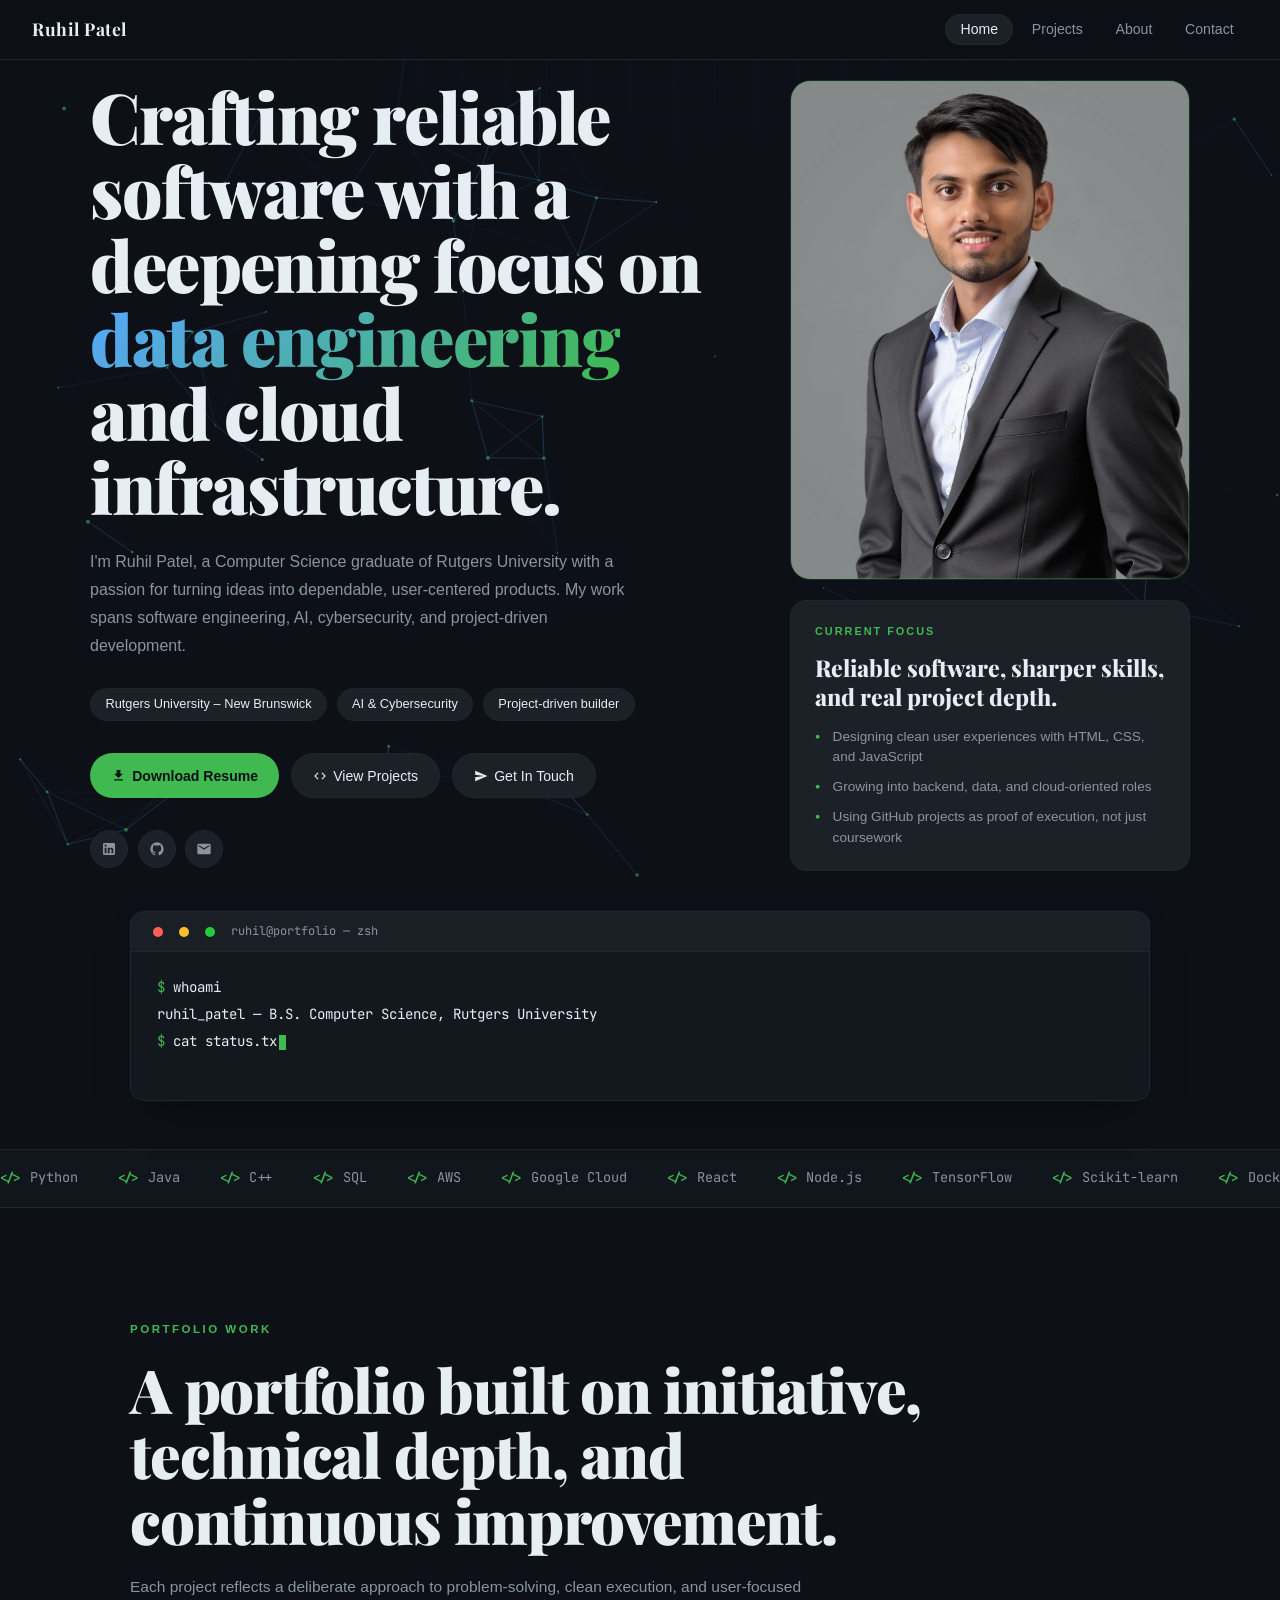
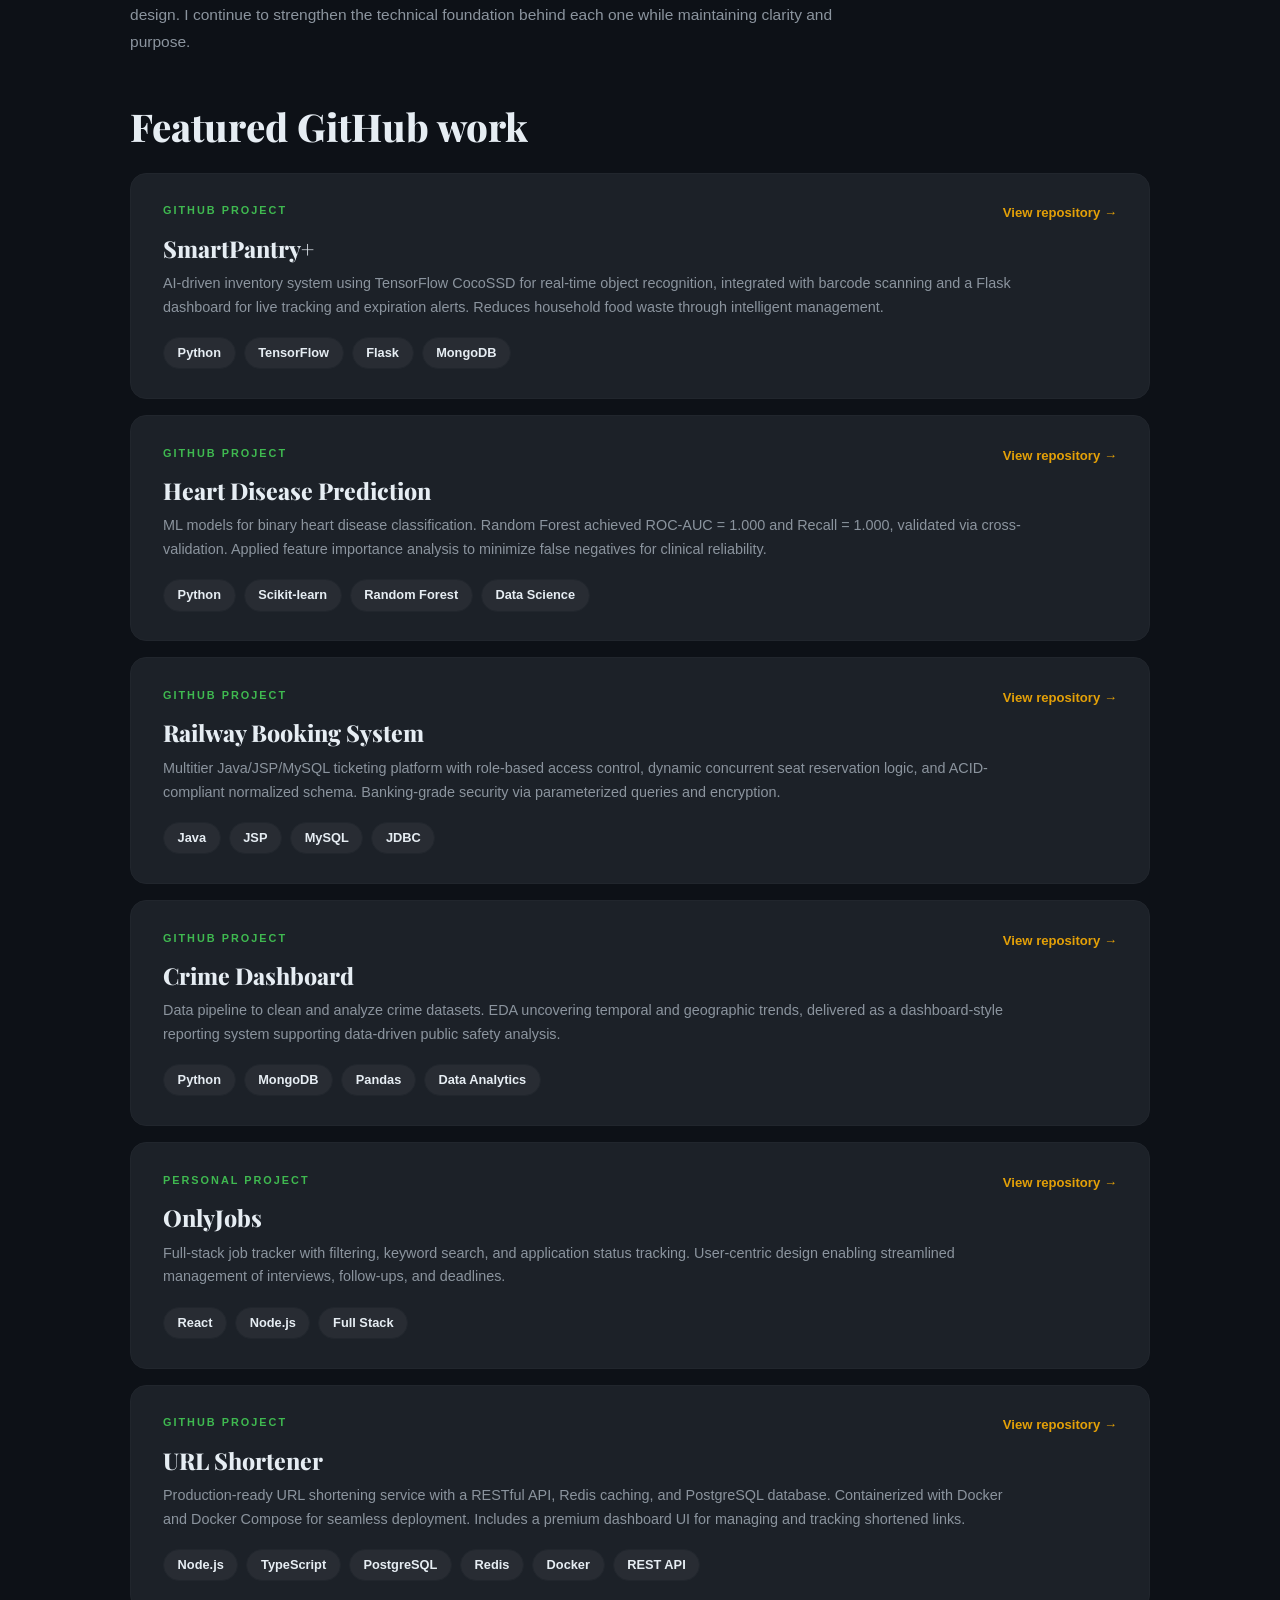
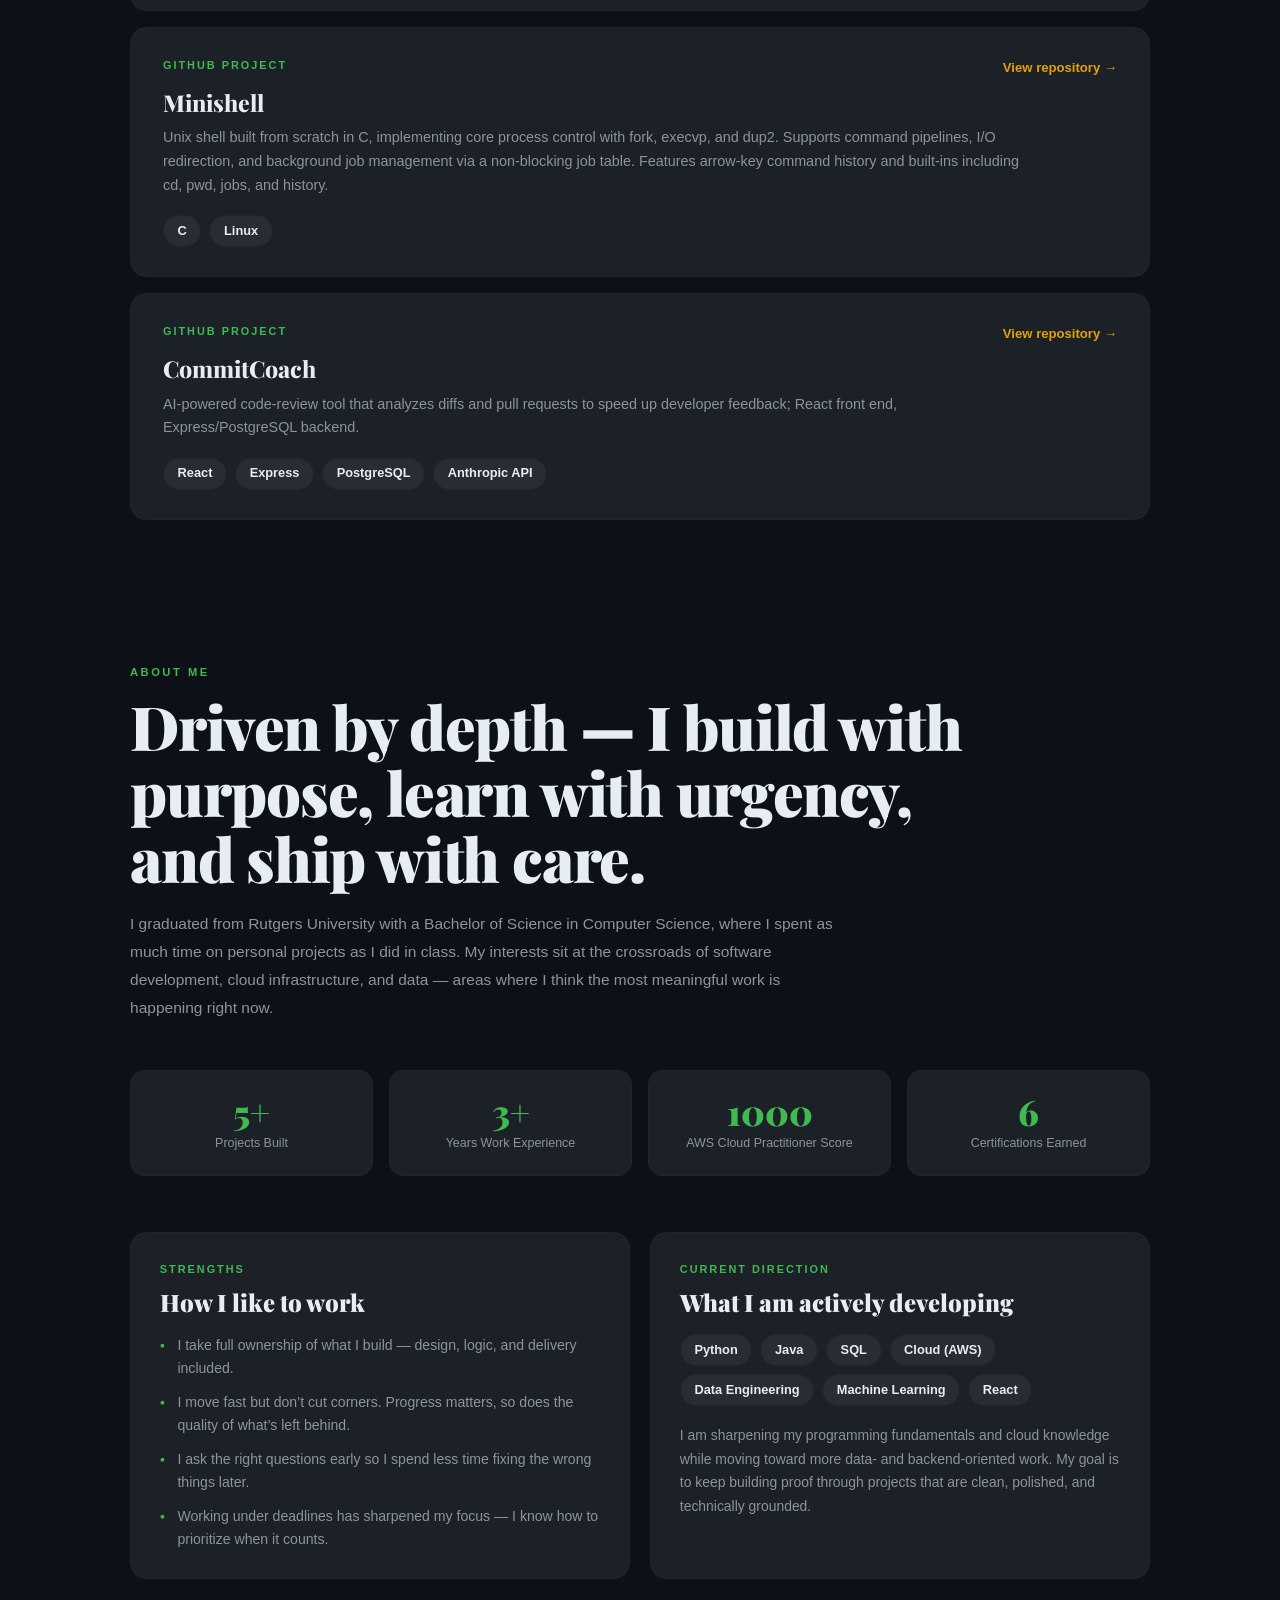
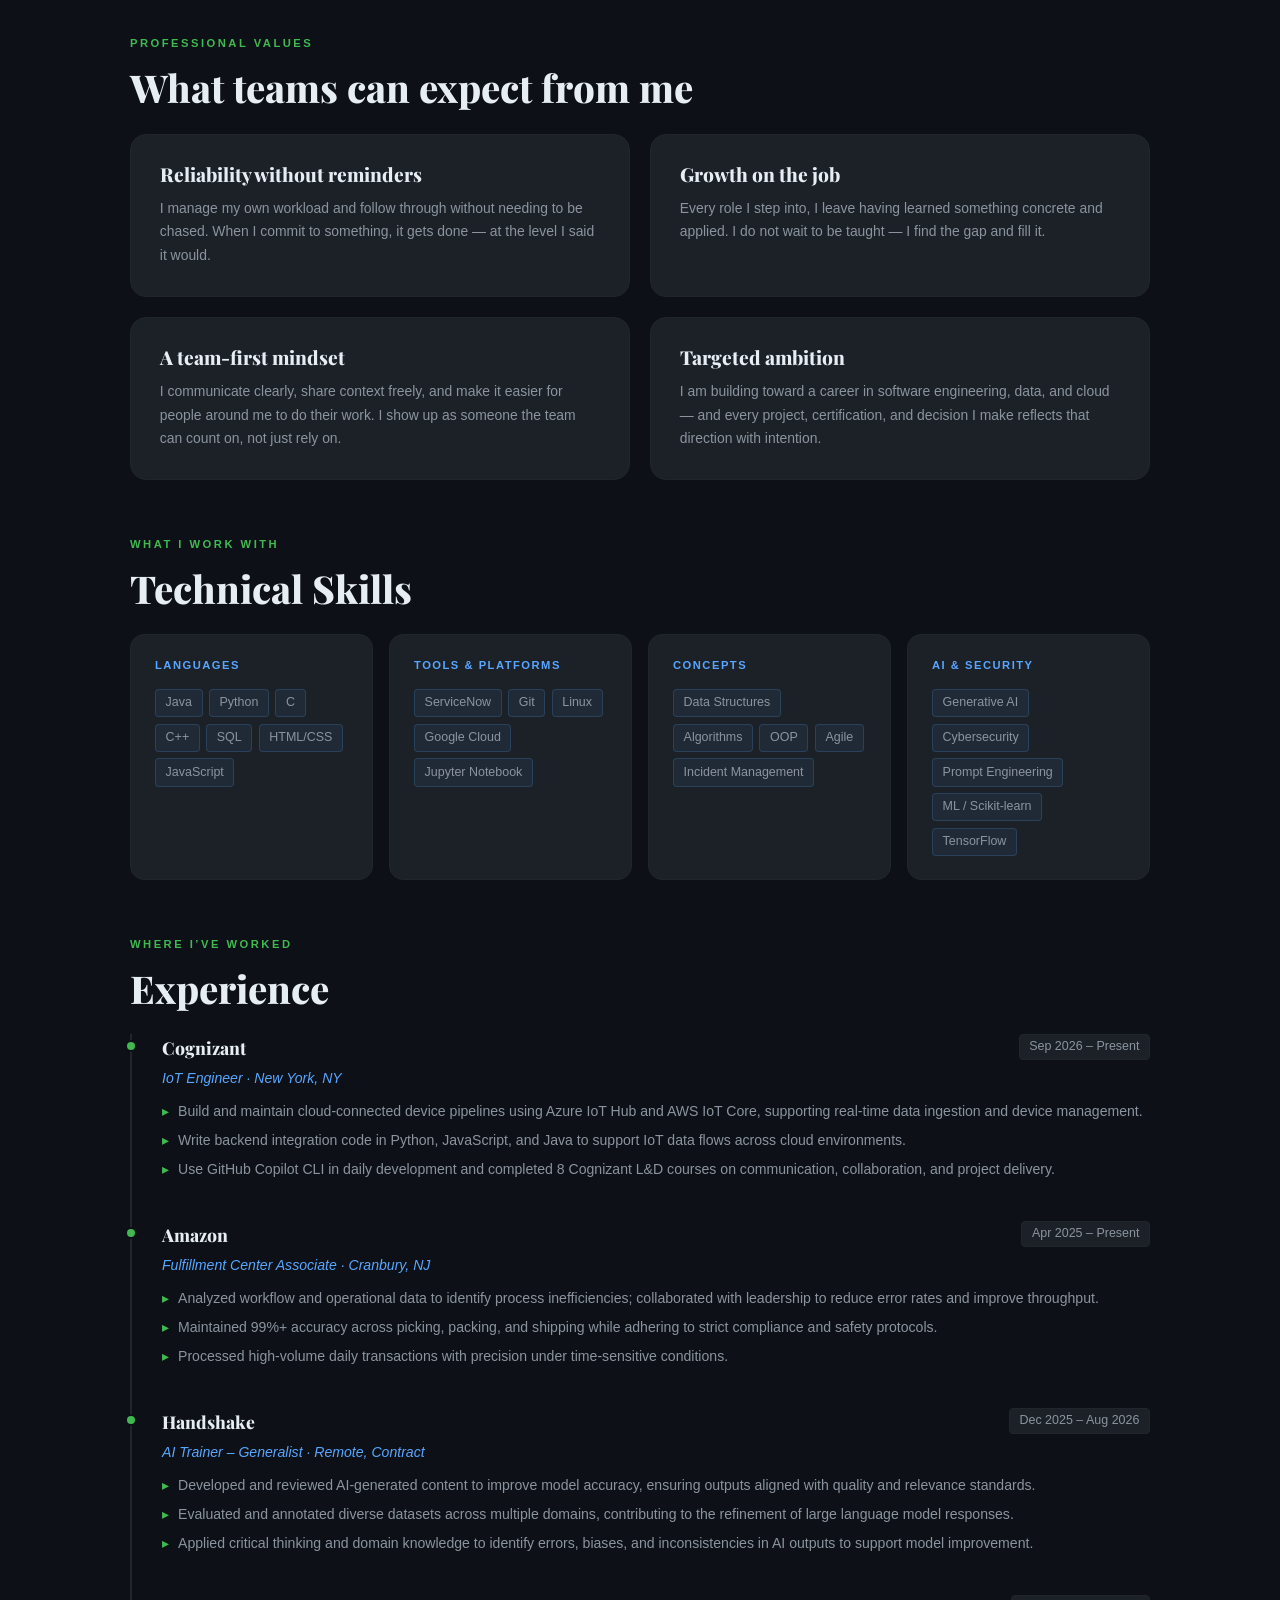
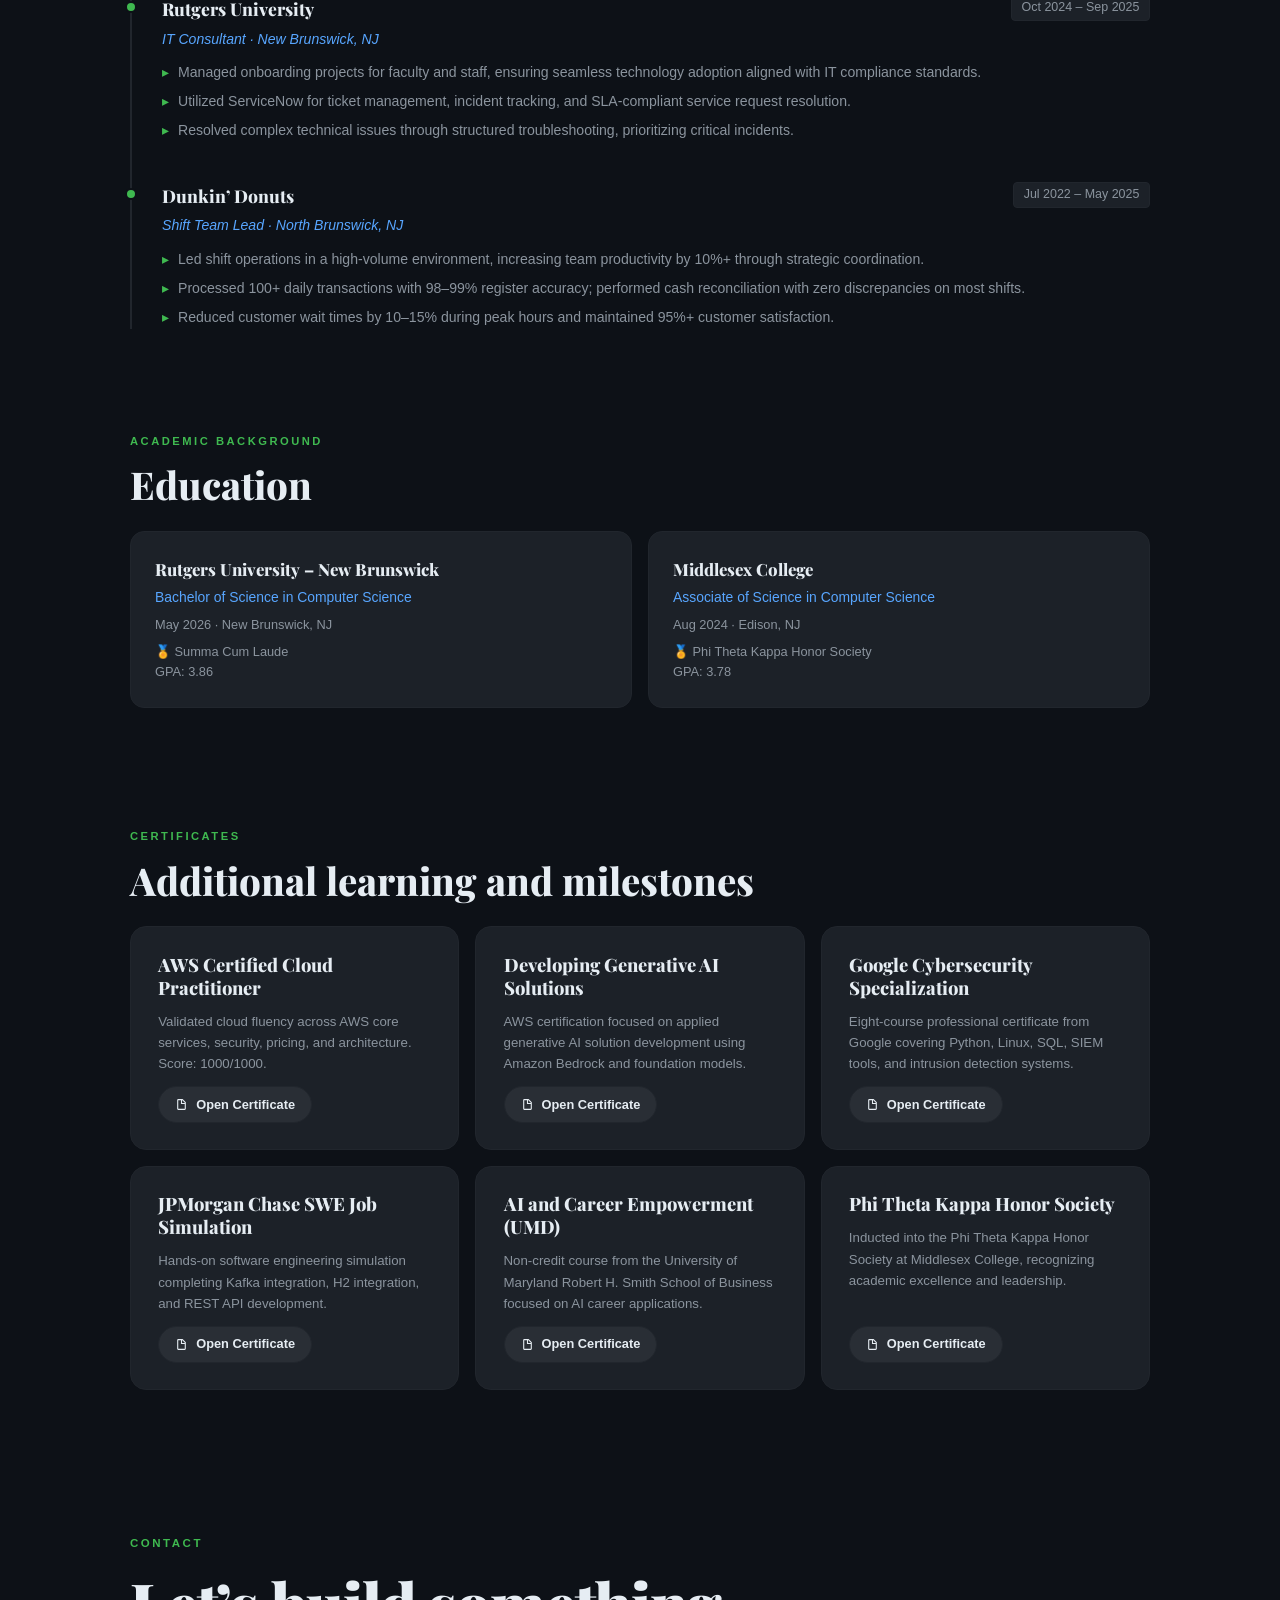
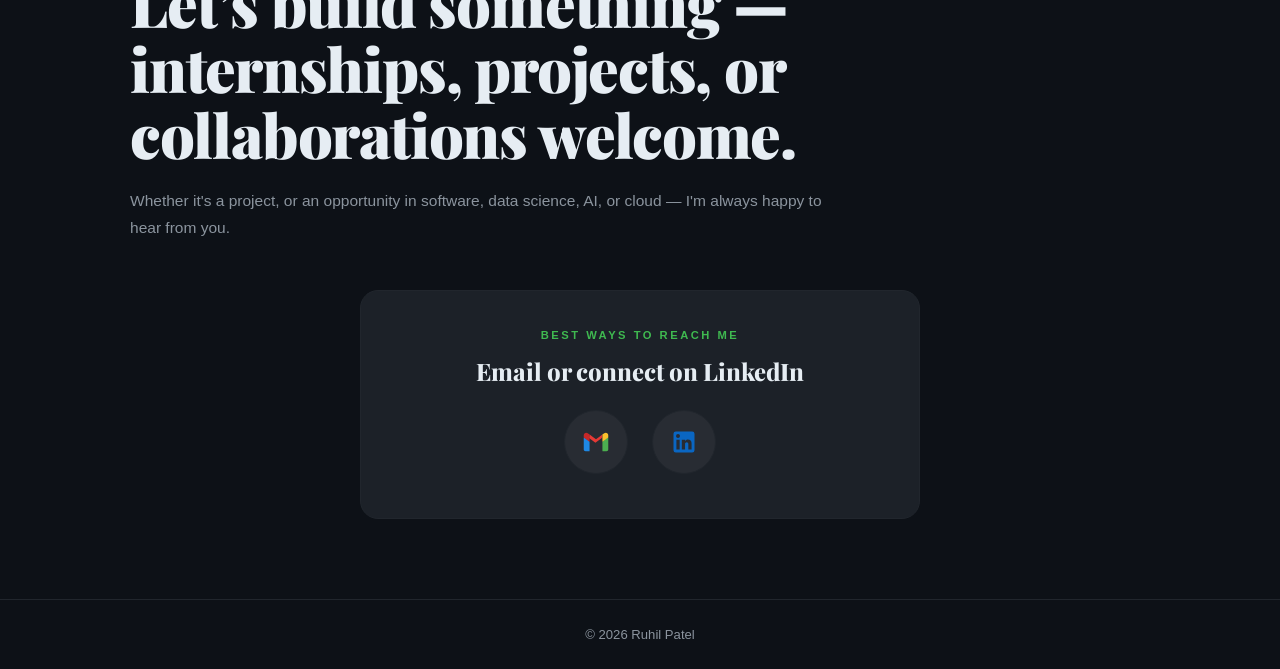
<file: index.html>
<!DOCTYPE html>
<html lang="en">
<head>
  <meta charset="UTF-8" />
  <meta name="viewport" content="width=device-width, initial-scale=1.0" />
  <title>Ruhil Patel – IoT Engineer | Data, Cloud &amp; AI</title>
  <meta name="description" content="Ruhil Patel is a Computer Science graduate of Rutgers University building reliable software across data engineering, cloud infrastructure, and AI." />

  <!-- Open Graph / LinkedIn / Facebook -->
  <meta property="og:type" content="website" />
  <meta property="og:url" content="https://ruhil1807.github.io/" />
  <meta property="og:title" content="Ruhil Patel – IoT Engineer | Data, Cloud & AI" />
  <meta property="og:description" content="Computer Science graduate of Rutgers University crafting reliable software with a focus on data engineering, cloud infrastructure, and AI." />
  <meta property="og:image" content="https://ruhil1807.github.io/assets/img/og-banner.jpg" />
  <meta property="og:image:width" content="1200" />
  <meta property="og:image:height" content="630" />
  <meta property="og:site_name" content="Ruhil Patel Portfolio" />

  <!-- Twitter -->
  <meta name="twitter:card" content="summary_large_image" />
  <meta name="twitter:title" content="Ruhil Patel – IoT Engineer | Data, Cloud & AI" />
  <meta name="twitter:description" content="Computer Science graduate of Rutgers University crafting reliable software with a focus on data engineering, cloud infrastructure, and AI." />
  <meta name="twitter:image" content="https://ruhil1807.github.io/assets/img/og-banner.jpg" />

  <link rel="icon" type="image/svg+xml" href="data:image/svg+xml,%3Csvg%20xmlns%3D%22http%3A//www.w3.org/2000/svg%22%20viewBox%3D%220%200%20100%20100%22%3E%3Crect%20width%3D%22100%22%20height%3D%22100%22%20rx%3D%2224%22%20fill%3D%22%230d1117%22/%3E%3Crect%20x%3D%224%22%20y%3D%224%22%20width%3D%2292%22%20height%3D%2292%22%20rx%3D%2220%22%20fill%3D%22none%22%20stroke%3D%22%233fb950%22%20stroke-width%3D%223%22/%3E%3Ctext%20x%3D%2250%22%20y%3D%2266%22%20font-family%3D%22Menlo%2C%20monospace%22%20font-size%3D%2240%22%20font-weight%3D%22700%22%20fill%3D%22%2358a6ff%22%20text-anchor%3D%22middle%22%3ERP%3C/text%3E%3C/svg%3E" />

  <link rel="preconnect" href="https://fonts.googleapis.com">
  <link rel="preconnect" href="https://fonts.gstatic.com" crossorigin>
  <link href="https://fonts.googleapis.com/css2?family=Playfair+Display:wght@700;800;900&family=JetBrains+Mono:wght@400;500;700&display=swap" rel="stylesheet">

  <link rel="stylesheet" href="assets/css/tech.css" />

  <style>

    :root {
      --bg: #0d1117;
      --surface: #161b22;
      --border: #21262d;
      --accent: #58a6ff;
      --accent2: #3fb950;
      --gold: #e3a008;
      --text: #e6edf3;
      --muted: #8b949e;
      --card: #1c2128;
    }

    * { margin: 0; padding: 0; box-sizing: border-box; }
    html { scroll-behavior: smooth; }
    body {
      font-family: -apple-system, BlinkMacSystemFont, 'Segoe UI', Roboto, sans-serif;
      background: var(--bg);
      color: var(--text);
      line-height: 1.6;
    }

    /* NAV */
    nav {
      position: fixed; top: 0; left: 0; right: 0; z-index: 100;
      background: rgba(13,17,23,0.85);
      backdrop-filter: blur(12px);
      border-bottom: 1px solid var(--border);
      display: flex; justify-content: space-between; align-items: center;
      padding: 0 2rem; height: 60px;
    }
    .nav-logo { font-weight: 700; font-size: 1.1rem; color: var(--text); text-decoration: none; letter-spacing: 0.5px; font-family: 'Playfair Display', Georgia, serif; }
    .nav-links { display: flex; gap: 0.25rem; list-style: none; align-items: center; }
    .nav-links a { text-decoration: none; color: var(--muted); font-size: 0.88rem; padding: 0.4rem 0.9rem; border-radius: 999px; transition: all 0.2s; }
    .nav-links a:hover { color: var(--text); }
    .nav-links a.active { background: var(--card); border: 1px solid var(--border); color: var(--text); }

    /* FOOTER */
    footer {
      padding: 1.5rem 2rem;
      border-top: 1px solid var(--border);
      font-size: 0.82rem;
      color: var(--muted);
    }
    .footer-inner {
      max-width: 1100px;
      margin: 0 auto;
      display: flex;
      justify-content: center;
      align-items: center;
      flex-wrap: wrap;
      gap: 0.5rem;
    }
    footer a { color: var(--muted); text-decoration: none; transition: color 0.2s; }
    footer a:hover { color: var(--accent); }

    /* FADE IN */
    .fade-in { opacity: 0; transform: translateY(20px); transition: opacity 0.6s ease, transform 0.6s ease; }
    .fade-in.visible { opacity: 1; transform: translateY(0); }

    @media (max-width: 600px) {
      nav { padding: 0 1rem; }
      .nav-links { gap: 0; }
    }

    /* HERO LAYOUT */
    #hero {
      min-height: 100vh;
      display: flex;
      align-items: center;
      padding: 80px 2rem 2.5rem;
    }
    .hero-grid {
      max-width: 1100px;
      margin: 0 auto;
      display: grid;
      grid-template-columns: 1fr 400px;
      gap: 3rem;
      align-items: start;
      width: 100%;
    }

    .hero-status {
      font-size: 0.72rem;
      font-weight: 700;
      letter-spacing: 2px;
      text-transform: uppercase;
      color: var(--accent2);
      margin-bottom: 1.25rem;
      display: flex;
      align-items: center;
      gap: 0.5rem;
    }
    .hero-status::before {
      content: '';
      width: 7px; height: 7px;
      border-radius: 50%;
      background: var(--accent2);
      display: inline-block;
      animation: pulse 2s ease-in-out infinite;
    }
    @keyframes pulse {
      0%,100% { opacity: 1; transform: scale(1); }
      50% { opacity: 0.4; transform: scale(0.8); }
    }
    .hero-headline {
      font-family: 'Playfair Display', Georgia, serif;
      font-size: clamp(2.8rem, 5.5vw, 5rem);
      font-weight: 900;
      line-height: 1.05;
      color: var(--text);
      margin-bottom: 1.5rem;
      letter-spacing: -0.02em;
    }
    .hero-headline em {
      font-style: normal;
      background: linear-gradient(135deg, var(--accent), var(--accent2));
      -webkit-background-clip: text;
      -webkit-text-fill-color: transparent;
      background-clip: text;
    }
    .hero-bio {
      font-size: 1rem;
      color: var(--muted);
      line-height: 1.75;
      max-width: 540px;
      margin-bottom: 1.75rem;
    }
    .hero-tags {
      display: flex;
      flex-wrap: wrap;
      gap: 0.6rem;
      margin-bottom: 2rem;
    }
    .hero-tag {
      font-size: 0.8rem;
      color: var(--text);
      background: var(--card);
      border: 1px solid var(--border);
      padding: 0.35rem 0.9rem;
      border-radius: 999px;
      transition: border-color 0.2s;
    }
    .hero-tag:hover { border-color: var(--accent); }
    .hero-ctas {
      display: flex;
      gap: 0.75rem;
      flex-wrap: wrap;
      margin-bottom: 2rem;
    }
    .btn-primary {
      display: inline-flex; align-items: center; gap: 0.4rem;
      background: var(--accent2); color: #0d1117;
      font-weight: 700; font-size: 0.88rem;
      padding: 0.65rem 1.3rem; border-radius: 999px;
      text-decoration: none; transition: opacity 0.2s, transform 0.15s;
    }
    .btn-primary:hover { opacity: 0.88; transform: translateY(-1px); }
    .btn-secondary {
      display: inline-flex; align-items: center; gap: 0.4rem;
      border: 1px solid var(--border); color: var(--text);
      font-size: 0.88rem;
      padding: 0.65rem 1.3rem; border-radius: 999px;
      text-decoration: none; transition: border-color 0.2s, transform 0.15s;
      background: var(--card);
    }
    .btn-secondary:hover { border-color: var(--accent); transform: translateY(-1px); }
    .hero-socials {
      display: flex;
      gap: 0.6rem;
    }
    .social-btn {
      width: 38px; height: 38px;
      border-radius: 50%;
      border: 1px solid var(--border);
      background: var(--card);
      display: inline-flex; align-items: center; justify-content: center;
      color: var(--muted); text-decoration: none;
      transition: border-color 0.2s, color 0.2s, transform 0.15s;
    }
    .social-btn:hover { border-color: var(--accent); color: var(--accent); transform: translateY(-2px); }
    .social-btn svg { width: 16px; height: 16px; fill: currentColor; }

    /* RIGHT COLUMN */
    .hero-right {
      display: flex;
      flex-direction: column;
      gap: 1.25rem;
    }
    .photo-card {
      background: var(--card);
      border: 1px solid var(--border);
      border-radius: 20px;
      overflow: hidden;
      aspect-ratio: 4/5;
    }
    .photo-card img {
      width: 100%;
      height: 100%;
      object-fit: cover;
      object-position: top center;
      display: block;
    }
    .focus-card {
      background: var(--card);
      border: 1px solid var(--border);
      border-radius: 16px;
      padding: 1.4rem 1.5rem;
    }
    .focus-label {
      font-size: 0.68rem;
      font-weight: 700;
      letter-spacing: 2px;
      text-transform: uppercase;
      color: var(--accent2);
      margin-bottom: 0.75rem;
    }
    .focus-title {
      font-family: 'Playfair Display', Georgia, serif;
      font-size: 1.45rem;
      font-weight: 800;
      line-height: 1.25;
      color: var(--text);
      margin-bottom: 1rem;
    }
    .focus-list {
      list-style: none;
      display: flex;
      flex-direction: column;
      gap: 0.6rem;
    }
    .focus-list li {
      font-size: 0.85rem;
      color: var(--muted);
      padding-left: 1.1rem;
      position: relative;
      line-height: 1.5;
    }
    .focus-list li::before {
      content: '●';
      position: absolute;
      left: 0;
      color: var(--accent2);
      font-size: 0.55rem;
      top: 0.35em;
    }

    /* SECTION SHARED */
    .section-wrap { max-width: 1100px; margin: 0 auto; padding: 0 2.5rem 4rem; }
    .section-label-sm { font-size: 0.7rem; font-weight: 700; letter-spacing: 2.5px; text-transform: uppercase; color: var(--accent2); margin-bottom: 0.75rem; }
    .section-header { font-family: 'Playfair Display', Georgia, serif; font-size: clamp(1.6rem, 3vw, 2.4rem); font-weight: 800; color: var(--text); margin-bottom: 1.5rem; line-height: 1.15; }

    .page-banner { padding: 5rem 2.5rem 3rem; max-width: 1100px; margin: 0 auto; }
    .banner-label { font-size: 0.72rem; font-weight: 700; letter-spacing: 2.5px; text-transform: uppercase; color: var(--accent2); margin-bottom: 1.1rem; }
    .banner-title { font-family: 'Playfair Display', Georgia, serif; font-size: clamp(2.4rem, 4.8vw, 3.8rem); font-weight: 900; line-height: 1.08; color: var(--text); margin-bottom: 1.25rem; letter-spacing: -0.02em; max-width: 860px; }
    .banner-sub, .banner-bio { font-size: 0.97rem; color: var(--muted); max-width: 720px; line-height: 1.8; }

    /* PROJECTS */
    .proj-list { display: flex; flex-direction: column; gap: 1rem; }
    .proj-card {
      background: var(--card); border: 1px solid var(--border);
      border-radius: 16px; padding: 1.8rem 2rem;
      transition: border-color 0.2s, transform 0.2s;
    }
    .proj-card:hover { border-color: rgba(88,166,255,0.4); transform: translateY(-2px); }
    .proj-card-top { display: flex; justify-content: space-between; align-items: flex-start; margin-bottom: 0.7rem; gap: 1rem; }
    .proj-type { font-size: 0.68rem; font-weight: 700; letter-spacing: 2px; text-transform: uppercase; color: var(--accent2); }
    .proj-repo-link { font-size: 0.82rem; font-weight: 600; color: var(--gold); text-decoration: none; white-space: nowrap; transition: opacity 0.2s; }
    .proj-repo-link:hover { opacity: 0.75; }
    .proj-card h3 { font-family: 'Playfair Display', Georgia, serif; font-size: 1.45rem; font-weight: 800; color: var(--text); margin-bottom: 0.6rem; line-height: 1.2; }
    .proj-card p { font-size: 0.9rem; color: var(--muted); line-height: 1.65; margin-bottom: 1.1rem; max-width: 860px; }
    .proj-tags { display: flex; flex-wrap: wrap; gap: 0.5rem; }
    .proj-tag { font-size: 0.8rem; font-weight: 600; color: var(--text); background: rgba(255,255,255,0.05); border: 1px solid var(--border); padding: 0.3rem 0.85rem; border-radius: 999px; }

    /* STATS */
    .stats-bar { display: grid; grid-template-columns: repeat(4, 1fr); gap: 1rem; margin-bottom: 3.5rem; }
    .stat-card { background: var(--card); border: 1px solid var(--border); border-radius: 14px; padding: 1.4rem 1.5rem; text-align: center; transition: border-color 0.2s, transform 0.2s; }
    .stat-card:hover { border-color: var(--accent2); transform: translateY(-2px); }
    .stat-num { font-family: 'Playfair Display', Georgia, serif; font-size: 2.2rem; font-weight: 900; color: var(--accent2); line-height: 1; margin-bottom: 0.4rem; }
    .stat-label { font-size: 0.78rem; color: var(--muted); line-height: 1.4; }

    /* TWO COL */
    .two-col { display: grid; grid-template-columns: 1fr 1fr; gap: 1.25rem; margin-bottom: 3.5rem; }
    .info-card { background: var(--card); border: 1px solid var(--border); border-radius: 16px; padding: 1.75rem 1.8rem; transition: border-color 0.2s; }
    .info-card:hover { border-color: rgba(88,166,255,0.3); }
    .ic-label { font-size: 0.68rem; font-weight: 700; letter-spacing: 2px; text-transform: uppercase; color: var(--accent2); margin-bottom: 0.6rem; }
    .ic-title { font-family: 'Playfair Display', Georgia, serif; font-size: 1.5rem; font-weight: 900; color: var(--text); margin-bottom: 1.1rem; line-height: 1.2; }
    .strength-list { list-style: none; display: flex; flex-direction: column; gap: 0.75rem; }
    .strength-list li { font-size: 0.88rem; color: var(--muted); padding-left: 1.1rem; position: relative; line-height: 1.6; }
    .strength-list li::before { content: '●'; position: absolute; left: 0; color: var(--accent2); font-size: 0.55rem; top: 0.44em; }
    .skill-pill-row { display: flex; flex-wrap: wrap; gap: 0.5rem; margin-bottom: 1.1rem; }
    .skill-pill { font-size: 0.8rem; font-weight: 600; color: var(--text); background: rgba(255,255,255,0.05); border: 1px solid var(--border); padding: 0.3rem 0.85rem; border-radius: 999px; }
    .ic-desc { font-size: 0.87rem; color: var(--muted); line-height: 1.7; }

    /* VALUES */
    .values-grid { display: grid; grid-template-columns: 1fr 1fr; gap: 1.25rem; margin-bottom: 3.5rem; }
    .value-card { background: var(--card); border: 1px solid var(--border); border-radius: 16px; padding: 1.75rem 1.8rem; transition: border-color 0.2s; }
    .value-card:hover { border-color: rgba(88,166,255,0.3); }
    .value-card h3 { font-family: 'Playfair Display', Georgia, serif; font-size: 1.2rem; font-weight: 800; color: var(--text); margin-bottom: 0.7rem; line-height: 1.2; }
    .value-card p { font-size: 0.87rem; color: var(--muted); line-height: 1.7; }

    /* SKILLS */
    .skills-grid { display: grid; grid-template-columns: repeat(auto-fit, minmax(210px,1fr)); gap: 1rem; margin-bottom: 3.5rem; }
    .skill-card { background: var(--card); border: 1px solid var(--border); border-radius: 14px; padding: 1.4rem 1.5rem; transition: border-color 0.2s; }
    .skill-card:hover { border-color: rgba(88,166,255,0.3); }
    .skill-card h3 { font-size: 0.7rem; font-weight: 700; letter-spacing: 1.5px; text-transform: uppercase; color: var(--accent); margin-bottom: 0.85rem; }
    .skill-tags { display: flex; flex-wrap: wrap; gap: 0.4rem; }
    .tag { background: rgba(88,166,255,0.07); border: 1px solid rgba(88,166,255,0.18); color: var(--muted); font-size: 0.78rem; padding: 0.2rem 0.6rem; border-radius: 4px; }

    /* TIMELINE */
    .timeline { position: relative; margin-bottom: 1rem; }
    .timeline::before { content: ''; position: absolute; left: 0; top: 0; bottom: 0; width: 2px; background: var(--border); }
    .timeline-item { position: relative; padding-left: 2rem; margin-bottom: 2.5rem; }
    .timeline-dot { position: absolute; left: -5px; top: 6px; width: 12px; height: 12px; border-radius: 50%; background: var(--accent2); border: 2px solid var(--bg); }
    .timeline-header { display: flex; justify-content: space-between; align-items: flex-start; flex-wrap: wrap; gap: 0.4rem; margin-bottom: 0.3rem; }
    .timeline-company { font-family: 'Playfair Display', Georgia, serif; font-weight: 800; font-size: 1.1rem; color: var(--text); }
    .timeline-date { font-size: 0.78rem; color: var(--muted); background: var(--card); border: 1px solid var(--border); padding: 0.15rem 0.6rem; border-radius: 4px; white-space: nowrap; }
    .timeline-role { font-size: 0.88rem; color: var(--accent); margin-bottom: 0.7rem; font-style: italic; }
    .timeline-bullets { list-style: none; display: flex; flex-direction: column; gap: 0.4rem; }
    .timeline-bullets li { font-size: 0.88rem; color: var(--muted); padding-left: 1rem; position: relative; line-height: 1.6; }
    .timeline-bullets li::before { content: '▸'; position: absolute; left: 0; color: var(--accent2); }

    /* EDUCATION */
    .edu-grid { display: grid; grid-template-columns: repeat(auto-fit, minmax(260px,1fr)); gap: 1rem; margin-bottom: 3.5rem; }
    .edu-card { background: var(--card); border: 1px solid var(--border); border-radius: 14px; padding: 1.5rem; transition: border-color 0.2s; }
    .edu-card:hover { border-color: rgba(88,166,255,0.3); }
    .edu-card h3 { font-family: 'Playfair Display', Georgia, serif; font-size: 1.05rem; font-weight: 800; color: var(--text); margin-bottom: 0.25rem; }
    .edu-degree { font-size: 0.87rem; color: var(--accent); margin-bottom: 0.4rem; }
    .edu-meta { font-size: 0.8rem; color: var(--muted); }

    /* CERTS */
    .certs-grid { display: grid; grid-template-columns: repeat(auto-fit, minmax(280px,1fr)); gap: 1rem; }
    .cert-card-new { background: var(--card); border: 1px solid var(--border); border-radius: 16px; padding: 1.6rem 1.7rem; display: flex; flex-direction: column; gap: 0.75rem; transition: border-color 0.2s, transform 0.2s; }
    .cert-card-new:hover { border-color: rgba(88,166,255,0.4); transform: translateY(-2px); }
    .cert-card-new h3 { font-family: 'Playfair Display', Georgia, serif; font-size: 1.15rem; font-weight: 800; color: var(--text); line-height: 1.25; }
    .cert-card-new p { font-size: 0.83rem; color: var(--muted); line-height: 1.6; flex: 1; }
    .cert-btn { display: inline-flex; align-items: center; gap: 0.5rem; font-size: 0.8rem; font-weight: 600; color: var(--text); background: rgba(255,255,255,0.06); border: 1px solid var(--border); padding: 0.45rem 1rem; border-radius: 999px; text-decoration: none; width: fit-content; transition: background 0.2s, border-color 0.2s; }
    .cert-btn:hover { background: rgba(88,166,255,0.1); border-color: var(--accent); }
    .cert-btn svg { width: 13px; height: 13px; fill: currentColor; flex-shrink: 0; }

    /* RESPONSIVE */
    @media (max-width: 900px) {
      .hero-grid { grid-template-columns: 1fr; gap: 2.5rem; }
      .hero-right { display: grid; grid-template-columns: 1fr 1fr; gap: 1rem; }
      .photo-card { aspect-ratio: 3/4; }
    }
    @media (max-width: 820px) {
      .two-col, .values-grid { grid-template-columns: 1fr; }
      .stats-bar { grid-template-columns: repeat(2, 1fr); }
    }
    @media (max-width: 600px) {
      #hero { padding: 80px 1.2rem 2rem; }
      .hero-right { grid-template-columns: 1fr; }
      .photo-card { aspect-ratio: 4/5; max-width: 320px; margin: 0 auto; }
      .page-banner { padding: 3.5rem 1.2rem 2rem; }
      .section-wrap { padding: 0 1.2rem 3rem; }
      .proj-card { padding: 1.4rem 1.2rem; }
    }

  </style>
</head>
<body>

  <canvas id="tech-canvas"></canvas>
  <div class="circuit-overlay"></div>

  <nav>
    <a class="nav-logo" href="#hero">Ruhil Patel</a>
    <ul class="nav-links">
      <li><a href="#hero" data-nav="hero">Home</a></li>
      <li><a href="#projects" data-nav="projects">Projects</a></li>
      <li><a href="#about" data-nav="about">About</a></li>
      <li><a href="#contact" data-nav="contact">Contact</a></li>
    </ul>
  </nav>

  <section id="hero">
    <div class="hero-grid">

      <!-- LEFT -->
      <div class="hero-left fade-in">
        <h1 class="hero-headline">
          Crafting reliable software with a deepening focus on <em>data engineering</em> and cloud infrastructure.
        </h1>

        <p class="hero-bio">
          I'm Ruhil Patel, a Computer Science graduate of Rutgers University with a passion for turning ideas into dependable, user-centered products. My work spans software engineering, AI, cybersecurity, and project-driven development.
        </p>

        <div class="hero-tags">
          <span class="hero-tag">Rutgers University – New Brunswick</span>
          <span class="hero-tag">AI &amp; Cybersecurity</span>
          <span class="hero-tag">Project-driven builder</span>
        </div>

        <div class="hero-ctas">
          <a class="btn-primary glow-hover" href="assets/docs/Ruhil_Patel_Resume.pdf" target="_blank" rel="noopener">
            <svg viewBox="0 0 24 24" style="width:15px;height:15px;fill:currentColor"><path d="M19 9h-4V3H9v6H5l7 7 7-7zM5 18v2h14v-2H5z"/></svg>
            Download Resume
          </a>
          <a class="btn-secondary glow-hover" href="#projects">
            <svg viewBox="0 0 24 24" style="width:14px;height:14px;fill:currentColor"><path d="M9.4 16.6 4.8 12l4.6-4.6L8 6l-6 6 6 6zm5.2 0L19.2 12l-4.6-4.6L16 6l6 6-6 6z"/></svg>
            View Projects
          </a>
          <a class="btn-secondary glow-hover" href="#contact">
            <svg viewBox="0 0 24 24" style="width:14px;height:14px;fill:currentColor"><path d="M2.01 21L23 12 2.01 3 2 10l15 2-15 2z"/></svg>
            Get In Touch
          </a>
        </div>

        <div class="hero-socials">
          <a class="social-btn" href="https://www.linkedin.com/in/ruhil-patel-955101271/" target="_blank" rel="noopener" title="LinkedIn">
            <svg viewBox="0 0 24 24"><path d="M19 3a2 2 0 0 1 2 2v14a2 2 0 0 1-2 2H5a2 2 0 0 1-2-2V5a2 2 0 0 1 2-2h14m-.5 15.5v-5.3a3.26 3.26 0 0 0-3.26-3.26c-.85 0-1.84.52-2.32 1.3v-1.11h-2.79v8.37h2.79v-4.93c0-.77.62-1.4 1.39-1.4a1.4 1.4 0 0 1 1.4 1.4v4.93h2.79M6.88 8.56a1.68 1.68 0 0 0 1.68-1.68c0-.93-.75-1.69-1.68-1.69a1.69 1.69 0 0 0-1.69 1.69c0 .93.76 1.68 1.69 1.68m1.39 9.94v-8.37H5.5v8.37h2.77z"/></svg>
          </a>
          <a class="social-btn" href="https://github.com/Ruhil1807" target="_blank" rel="noopener" title="GitHub">
            <svg viewBox="0 0 24 24"><path d="M12 2A10 10 0 0 0 2 12c0 4.42 2.87 8.17 6.84 9.5.5.08.66-.23.66-.5v-1.69c-2.77.6-3.36-1.34-3.36-1.34-.46-1.16-1.11-1.47-1.11-1.47-.91-.62.07-.6.07-.6 1 .07 1.53 1.03 1.53 1.03.87 1.52 2.34 1.07 2.91.83.09-.65.35-1.09.63-1.34-2.22-.25-4.55-1.11-4.55-4.92 0-1.11.38-2 1.03-2.71-.1-.25-.45-1.29.1-2.64 0 0 .84-.27 2.75 1.02.79-.22 1.65-.33 2.5-.33.85 0 1.71.11 2.5.33 1.91-1.29 2.75-1.02 2.75-1.02.55 1.35.2 2.39.1 2.64.65.71 1.03 1.6 1.03 2.71 0 3.82-2.34 4.66-4.57 4.91.36.31.69.92.69 1.85V21c0 .27.16.59.67.5C19.14 20.16 22 16.42 22 12A10 10 0 0 0 12 2z"/></svg>
          </a>
          <a class="social-btn" href="mailto:ruhilpatel0718@gmail.com" title="Email">
            <svg viewBox="0 0 24 24"><path d="M20 4H4c-1.1 0-2 .9-2 2v12c0 1.1.9 2 2 2h16c1.1 0 2-.9 2-2V6c0-1.1-.9-2-2-2zm0 4-8 5-8-5V6l8 5 8-5v2z"/></svg>
          </a>
        </div>
      </div>

      <!-- RIGHT -->
      <div class="hero-right fade-in">
        <div class="photo-card glow-hover">
          <img src="assets/img/profile.jpg" alt="Ruhil Patel" />
        </div>
        <div class="focus-card">
          <div class="focus-label">Current Focus</div>
          <div class="focus-title">Reliable software, sharper skills, and real project depth.</div>
          <ul class="focus-list">
            <li>Designing clean user experiences with HTML, CSS, and JavaScript</li>
            <li>Growing into backend, data, and cloud-oriented roles</li>
            <li>Using GitHub projects as proof of execution, not just coursework</li>
          </ul>
        </div>
      </div>

    </div>
  </section>

  <!-- TERMINAL -->
  <div class="terminal-wrap fade-in">
    <div class="terminal-card">
      <div class="terminal-titlebar">
        <span class="terminal-dot r"></span><span class="terminal-dot y"></span><span class="terminal-dot g"></span>
        <span>ruhil@portfolio — zsh</span>
      </div>
      <div class="terminal-body" id="terminal-body"></div>
    </div>
  </div>

  <!-- TECH MARQUEE -->
  <div class="marquee-wrap">
    <div class="marquee-track" id="marquee-track">
      <span class="marquee-item">Python</span>
      <span class="marquee-item">Java</span>
      <span class="marquee-item">C++</span>
      <span class="marquee-item">SQL</span>
      <span class="marquee-item">AWS</span>
      <span class="marquee-item">Google Cloud</span>
      <span class="marquee-item">React</span>
      <span class="marquee-item">Node.js</span>
      <span class="marquee-item">TensorFlow</span>
      <span class="marquee-item">Scikit-learn</span>
      <span class="marquee-item">Docker</span>
      <span class="marquee-item">Git</span>
      <span class="marquee-item">Linux</span>
      <span class="marquee-item">MongoDB</span>
      <span class="marquee-item">PostgreSQL</span>
      <span class="marquee-item">Flask</span>
      <!-- duplicate for seamless loop -->
      <span class="marquee-item">Python</span>
      <span class="marquee-item">Java</span>
      <span class="marquee-item">C++</span>
      <span class="marquee-item">SQL</span>
      <span class="marquee-item">AWS</span>
      <span class="marquee-item">Google Cloud</span>
      <span class="marquee-item">React</span>
      <span class="marquee-item">Node.js</span>
      <span class="marquee-item">TensorFlow</span>
      <span class="marquee-item">Scikit-learn</span>
      <span class="marquee-item">Docker</span>
      <span class="marquee-item">Git</span>
      <span class="marquee-item">Linux</span>
      <span class="marquee-item">MongoDB</span>
      <span class="marquee-item">PostgreSQL</span>
      <span class="marquee-item">Flask</span>
    </div>
  </div>

  <!-- PROJECTS -->
  <section id="projects">
    <div class="page-banner fade-in">
      <div class="banner-label">Portfolio Work</div>
      <h1 class="banner-title">A portfolio built on initiative,<br>technical depth, and continuous improvement.</h1>
      <p class="banner-sub">Each project reflects a deliberate approach to problem-solving, clean execution, and user-focused design. I continue to strengthen the technical foundation behind each one while maintaining clarity and purpose.</p>
    </div>

    <div class="section-wrap">
      <h2 class="section-header">Featured GitHub work</h2>
      <div class="proj-list">

        <div class="proj-card fade-in">
          <div class="proj-card-top">
            <span class="proj-type">GitHub Project</span>
            <a class="proj-repo-link" href="https://github.com/Ruhil1807/SmartPantry_Project" target="_blank" rel="noopener">View repository →</a>
          </div>
          <h3>SmartPantry+</h3>
          <p>AI-driven inventory system using TensorFlow CocoSSD for real-time object recognition, integrated with barcode scanning and a Flask dashboard for live tracking and expiration alerts. Reduces household food waste through intelligent management.</p>
          <div class="proj-tags">
            <span class="proj-tag">Python</span>
            <span class="proj-tag">TensorFlow</span>
            <span class="proj-tag">Flask</span>
            <span class="proj-tag">MongoDB</span>
          </div>
        </div>

        <div class="proj-card fade-in">
          <div class="proj-card-top">
            <span class="proj-type">GitHub Project</span>
            <a class="proj-repo-link" href="https://github.com/Ruhil1807/Heart-Disease-Prediction" target="_blank" rel="noopener">View repository →</a>
          </div>
          <h3>Heart Disease Prediction</h3>
          <p>ML models for binary heart disease classification. Random Forest achieved ROC-AUC = 1.000 and Recall = 1.000, validated via cross-validation. Applied feature importance analysis to minimize false negatives for clinical reliability.</p>
          <div class="proj-tags">
            <span class="proj-tag">Python</span>
            <span class="proj-tag">Scikit-learn</span>
            <span class="proj-tag">Random Forest</span>
            <span class="proj-tag">Data Science</span>
          </div>
        </div>

        <div class="proj-card fade-in">
          <div class="proj-card-top">
            <span class="proj-type">GitHub Project</span>
            <a class="proj-repo-link" href="https://github.com/Ruhil1807/Railway-Booking-System" target="_blank" rel="noopener">View repository →</a>
          </div>
          <h3>Railway Booking System</h3>
          <p>Multitier Java/JSP/MySQL ticketing platform with role-based access control, dynamic concurrent seat reservation logic, and ACID-compliant normalized schema. Banking-grade security via parameterized queries and encryption.</p>
          <div class="proj-tags">
            <span class="proj-tag">Java</span>
            <span class="proj-tag">JSP</span>
            <span class="proj-tag">MySQL</span>
            <span class="proj-tag">JDBC</span>
          </div>
        </div>

        <div class="proj-card fade-in">
          <div class="proj-card-top">
            <span class="proj-type">GitHub Project</span>
            <a class="proj-repo-link" href="https://github.com/Ruhil1807/Crime-Activity-Report" target="_blank" rel="noopener">View repository →</a>
          </div>
          <h3>Crime Dashboard</h3>
          <p>Data pipeline to clean and analyze crime datasets. EDA uncovering temporal and geographic trends, delivered as a dashboard-style reporting system supporting data-driven public safety analysis.</p>
          <div class="proj-tags">
            <span class="proj-tag">Python</span>
            <span class="proj-tag">MongoDB</span>
            <span class="proj-tag">Pandas</span>
            <span class="proj-tag">Data Analytics</span>
          </div>
        </div>

        <div class="proj-card fade-in">
          <div class="proj-card-top">
            <span class="proj-type">Personal Project</span>
            <a class="proj-repo-link" href="https://github.com/Ruhil1807/OnlyJobs" target="_blank" rel="noopener">View repository →</a>
          </div>
          <h3>OnlyJobs</h3>
          <p>Full-stack job tracker with filtering, keyword search, and application status tracking. User-centric design enabling streamlined management of interviews, follow-ups, and deadlines.</p>
          <div class="proj-tags">
            <span class="proj-tag">React</span>
            <span class="proj-tag">Node.js</span>
            <span class="proj-tag">Full Stack</span>
          </div>
        </div>

        <div class="proj-card fade-in">
          <div class="proj-card-top">
            <span class="proj-type">GitHub Project</span>
            <a class="proj-repo-link" href="https://github.com/Ruhil1807/url-shortener" target="_blank" rel="noopener">View repository →</a>
          </div>
          <h3>URL Shortener</h3>
          <p>Production-ready URL shortening service with a RESTful API, Redis caching, and PostgreSQL database. Containerized with Docker and Docker Compose for seamless deployment. Includes a premium dashboard UI for managing and tracking shortened links.</p>
          <div class="proj-tags">
            <span class="proj-tag">Node.js</span>
            <span class="proj-tag">TypeScript</span>
            <span class="proj-tag">PostgreSQL</span>
            <span class="proj-tag">Redis</span>
            <span class="proj-tag">Docker</span>
            <span class="proj-tag">REST API</span>
          </div>
        </div>

        <div class="proj-card fade-in">
          <div class="proj-card-top">
            <span class="proj-type">GitHub Project</span>
            <a class="proj-repo-link" href="https://github.com/Ruhil1807/minishell" target="_blank" rel="noopener">View repository →</a>
          </div>
          <h3>Minishell</h3>
          <p>Unix shell built from scratch in C, implementing core process control with fork, execvp, and dup2. Supports command pipelines, I/O redirection, and background job management via a non-blocking job table. Features arrow-key command history and built-ins including cd, pwd, jobs, and history.</p>
          <div class="proj-tags">
            <span class="proj-tag">C</span>
            <span class="proj-tag">Linux</span>
          </div>
        </div>

        <div class="proj-card fade-in">
          <div class="proj-card-top">
            <span class="proj-type">GitHub Project</span>
            <a class="proj-repo-link" href="https://github.com/Ruhil1807/CommitCoach" target="_blank" rel="noopener">View repository →</a>
          </div>
          <h3>CommitCoach</h3>
          <p>AI-powered code-review tool that analyzes diffs and pull requests to speed up developer feedback; React front end, Express/PostgreSQL backend.</p>
          <div class="proj-tags">
            <span class="proj-tag">React</span>
            <span class="proj-tag">Express</span>
            <span class="proj-tag">PostgreSQL</span>
            <span class="proj-tag">Anthropic API</span>
          </div>
        </div>

      </div>
    </div>
  </section>

  <!-- ABOUT -->
  <section id="about">
    <div class="page-banner fade-in">
      <div class="section-label-sm">About Me</div>
      <h1 class="banner-title">Driven by depth — I build with purpose, learn with urgency, and ship with care.</h1>
      <p class="banner-bio">I graduated from Rutgers University with a Bachelor of Science in Computer Science, where I spent as much time on personal projects as I did in class. My interests sit at the crossroads of software development, cloud infrastructure, and data — areas where I think the most meaningful work is happening right now.</p>
    </div>

    <div class="section-wrap">
      <div class="stats-bar">
        <div class="stat-card fade-in">
          <div class="stat-num">5+</div>
          <div class="stat-label">Projects Built</div>
        </div>
        <div class="stat-card fade-in">
          <div class="stat-num">3+</div>
          <div class="stat-label">Years Work Experience</div>
        </div>
        <div class="stat-card fade-in">
          <div class="stat-num">1000</div>
          <div class="stat-label">AWS Cloud Practitioner Score</div>
        </div>
        <div class="stat-card fade-in">
          <div class="stat-num">6</div>
          <div class="stat-label">Certifications Earned</div>
        </div>
      </div>

      <div class="two-col">
        <div class="info-card fade-in">
          <div class="ic-label">Strengths</div>
          <div class="ic-title">How I like to work</div>
          <ul class="strength-list">
            <li>I take full ownership of what I build — design, logic, and delivery included.</li>
            <li>I move fast but don&#8217;t cut corners. Progress matters, so does the quality of what&#8217;s left behind.</li>
            <li>I ask the right questions early so I spend less time fixing the wrong things later.</li>
            <li>Working under deadlines has sharpened my focus — I know how to prioritize when it counts.</li>
          </ul>
        </div>
        <div class="info-card fade-in">
          <div class="ic-label">Current Direction</div>
          <div class="ic-title">What I am actively developing</div>
          <div class="skill-pill-row">
            <span class="skill-pill">Python</span>
            <span class="skill-pill">Java</span>
            <span class="skill-pill">SQL</span>
            <span class="skill-pill">Cloud (AWS)</span>
            <span class="skill-pill">Data Engineering</span>
            <span class="skill-pill">Machine Learning</span>
            <span class="skill-pill">React</span>
          </div>
          <p class="ic-desc">I am sharpening my programming fundamentals and cloud knowledge while moving toward more data- and backend-oriented work. My goal is to keep building proof through projects that are clean, polished, and technically grounded.</p>
        </div>
      </div>

      <div class="section-label-sm">Professional Values</div>
      <h2 class="section-header">What teams can expect from me</h2>
      <div class="values-grid">
        <div class="value-card fade-in">
          <h3>Reliability without reminders</h3>
          <p>I manage my own workload and follow through without needing to be chased. When I commit to something, it gets done — at the level I said it would.</p>
        </div>
        <div class="value-card fade-in">
          <h3>Growth on the job</h3>
          <p>Every role I step into, I leave having learned something concrete and applied. I do not wait to be taught — I find the gap and fill it.</p>
        </div>
        <div class="value-card fade-in">
          <h3>A team-first mindset</h3>
          <p>I communicate clearly, share context freely, and make it easier for people around me to do their work. I show up as someone the team can count on, not just rely on.</p>
        </div>
        <div class="value-card fade-in">
          <h3>Targeted ambition</h3>
          <p>I am building toward a career in software engineering, data, and cloud — and every project, certification, and decision I make reflects that direction with intention.</p>
        </div>
      </div>

      <div class="section-label-sm">What I work with</div>
      <h2 class="section-header">Technical Skills</h2>
      <div class="skills-grid">
        <div class="skill-card fade-in">
          <h3>Languages</h3>
          <div class="skill-tags">
            <span class="tag">Java</span><span class="tag">Python</span><span class="tag">C</span>
            <span class="tag">C++</span><span class="tag">SQL</span><span class="tag">HTML/CSS</span><span class="tag">JavaScript</span>
          </div>
        </div>
        <div class="skill-card fade-in">
          <h3>Tools &amp; Platforms</h3>
          <div class="skill-tags">
            <span class="tag">ServiceNow</span><span class="tag">Git</span><span class="tag">Linux</span>
            <span class="tag">Google Cloud</span><span class="tag">Jupyter Notebook</span>
          </div>
        </div>
        <div class="skill-card fade-in">
          <h3>Concepts</h3>
          <div class="skill-tags">
            <span class="tag">Data Structures</span><span class="tag">Algorithms</span><span class="tag">OOP</span>
            <span class="tag">Agile</span><span class="tag">Incident Management</span>
          </div>
        </div>
        <div class="skill-card fade-in">
          <h3>AI &amp; Security</h3>
          <div class="skill-tags">
            <span class="tag">Generative AI</span><span class="tag">Cybersecurity</span>
            <span class="tag">Prompt Engineering</span><span class="tag">ML / Scikit-learn</span><span class="tag">TensorFlow</span>
          </div>
        </div>
      </div>

      <div class="section-label-sm">Where I&#8217;ve worked</div>
      <h2 class="section-header">Experience</h2>
      <div class="timeline">
        <div class="timeline-item fade-in">
          <div class="timeline-dot"></div>
          <div class="timeline-header">
            <span class="timeline-company">Cognizant</span>
            <span class="timeline-date">Sep 2026 – Present</span>
          </div>
          <div class="timeline-role">IoT Engineer · New York, NY</div>
          <ul class="timeline-bullets">
             <li>Build and maintain cloud-connected device pipelines using Azure IoT Hub and AWS IoT Core, supporting real-time data ingestion
              and device management.</li>
            <li>Write backend integration code in Python, JavaScript, and Java to support IoT data flows across cloud environments.</li>
            <li>Use GitHub Copilot CLI in daily development and completed 8 Cognizant L&D courses on communication, collaboration, and
              project delivery.</li>
          </ul>
        </div>
        <div class="timeline-item fade-in">
          <div class="timeline-dot"></div>
          <div class="timeline-header">
            <span class="timeline-company">Amazon</span>
            <span class="timeline-date">Apr 2025 – Present</span>
          </div>
          <div class="timeline-role">Fulfillment Center Associate · Cranbury, NJ</div>
          <ul class="timeline-bullets">
            <li>Analyzed workflow and operational data to identify process inefficiencies; collaborated with leadership to reduce error rates and improve throughput.</li>
            <li>Maintained 99%+ accuracy across picking, packing, and shipping while adhering to strict compliance and safety protocols.</li>
            <li>Processed high-volume daily transactions with precision under time-sensitive conditions.</li>
          </ul>
        </div>
        <div class="timeline-item fade-in">
          <div class="timeline-dot"></div>
          <div class="timeline-header">
            <span class="timeline-company">Handshake</span>
            <span class="timeline-date">Dec 2025 – Aug 2026</span>
          </div>
          <div class="timeline-role">AI Trainer – Generalist · Remote, Contract</div>
          <ul class="timeline-bullets">
            <li>Developed and reviewed AI-generated content to improve model accuracy, ensuring outputs aligned with quality and relevance standards.</li>
            <li>Evaluated and annotated diverse datasets across multiple domains, contributing to the refinement of large language model responses.</li>
            <li>Applied critical thinking and domain knowledge to identify errors, biases, and inconsistencies in AI outputs to support model improvement.</li>
          </ul>
        </div>
        <div class="timeline-item fade-in">
          <div class="timeline-dot"></div>
          <div class="timeline-header">
            <span class="timeline-company">Rutgers University</span>
            <span class="timeline-date">Oct 2024 – Sep 2025</span>
          </div>
          <div class="timeline-role">IT Consultant · New Brunswick, NJ</div>
          <ul class="timeline-bullets">
            <li>Managed onboarding projects for faculty and staff, ensuring seamless technology adoption aligned with IT compliance standards.</li>
            <li>Utilized ServiceNow for ticket management, incident tracking, and SLA-compliant service request resolution.</li>
            <li>Resolved complex technical issues through structured troubleshooting, prioritizing critical incidents.</li>
          </ul>
        </div>
        <div class="timeline-item fade-in">
          <div class="timeline-dot"></div>
          <div class="timeline-header">
            <span class="timeline-company">Dunkin&#8217; Donuts</span>
            <span class="timeline-date">Jul 2022 – May 2025</span>
          </div>
          <div class="timeline-role">Shift Team Lead · North Brunswick, NJ</div>
          <ul class="timeline-bullets">
            <li>Led shift operations in a high-volume environment, increasing team productivity by 10%+ through strategic coordination.</li>
            <li>Processed 100+ daily transactions with 98–99% register accuracy; performed cash reconciliation with zero discrepancies on most shifts.</li>
            <li>Reduced customer wait times by 10–15% during peak hours and maintained 95%+ customer satisfaction.</li>
          </ul>
        </div>
      </div>
    </div>

    <div class="section-wrap">
      <div class="section-label-sm">Academic background</div>
      <h2 class="section-header">Education</h2>
      <div class="edu-grid">
        <div class="edu-card fade-in">
          <h3>Rutgers University – New Brunswick</h3>
          <div class="edu-degree">Bachelor of Science in Computer Science</div>
          <div class="edu-meta">May 2026 · New Brunswick, NJ</div>
          <div class="edu-meta" style="margin-top:0.4rem;">🏅 Summa Cum Laude</div>
          <div class="edu-meta">GPA: 3.86</div>
        </div>
        <div class="edu-card fade-in">
          <h3>Middlesex College</h3>
          <div class="edu-degree">Associate of Science in Computer Science</div>
          <div class="edu-meta">Aug 2024 · Edison, NJ</div>
          <div class="edu-meta" style="margin-top:0.4rem;">🏅 Phi Theta Kappa Honor Society</div>
          <div class="edu-meta">GPA: 3.78</div>
        </div>
      </div>
    </div>

    <div class="section-wrap">
      <div class="section-label-sm">Certificates</div>
      <h2 class="section-header">Additional learning and milestones</h2>
      <div class="certs-grid">
        <div class="cert-card-new fade-in">
          <h3>AWS Certified Cloud Practitioner</h3>
          <p>Validated cloud fluency across AWS core services, security, pricing, and architecture. Score: 1000/1000.</p>
          <a class="cert-btn" href="assets/certs/AWS_Certified_Cloud_Practitioner.pdf" target="_blank" rel="noopener">
            <svg viewBox="0 0 24 24"><path d="M14 2H6a2 2 0 0 0-2 2v16a2 2 0 0 0 2 2h12a2 2 0 0 0 2-2V8l-6-6zm-1 1.5L18.5 9H13V3.5zM6 4h5v7h7v9H6V4z"/></svg>
            Open Certificate
          </a>
        </div>
        <div class="cert-card-new fade-in">
          <h3>Developing Generative AI Solutions</h3>
          <p>AWS certification focused on applied generative AI solution development using Amazon Bedrock and foundation models.</p>
          <a class="cert-btn" href="assets/certs/AWS_Developing_Generative_AI_Solutions.pdf" target="_blank" rel="noopener">
            <svg viewBox="0 0 24 24"><path d="M14 2H6a2 2 0 0 0-2 2v16a2 2 0 0 0 2 2h12a2 2 0 0 0 2-2V8l-6-6zm-1 1.5L18.5 9H13V3.5zM6 4h5v7h7v9H6V4z"/></svg>
            Open Certificate
          </a>
        </div>
        <div class="cert-card-new fade-in">
          <h3>Google Cybersecurity Specialization</h3>
          <p>Eight-course professional certificate from Google covering Python, Linux, SQL, SIEM tools, and intrusion detection systems.</p>
          <a class="cert-btn" href="assets/certs/Google_Cybersecurity_Specialization.pdf" target="_blank" rel="noopener">
            <svg viewBox="0 0 24 24"><path d="M14 2H6a2 2 0 0 0-2 2v16a2 2 0 0 0 2 2h12a2 2 0 0 0 2-2V8l-6-6zm-1 1.5L18.5 9H13V3.5zM6 4h5v7h7v9H6V4z"/></svg>
            Open Certificate
          </a>
        </div>
        <div class="cert-card-new fade-in">
          <h3>JPMorgan Chase SWE Job Simulation</h3>
          <p>Hands-on software engineering simulation completing Kafka integration, H2 integration, and REST API development.</p>
          <a class="cert-btn" href="assets/certs/JPMorgan_Chase_SWE_Job_Simulation.pdf" target="_blank" rel="noopener">
            <svg viewBox="0 0 24 24"><path d="M14 2H6a2 2 0 0 0-2 2v16a2 2 0 0 0 2 2h12a2 2 0 0 0 2-2V8l-6-6zm-1 1.5L18.5 9H13V3.5zM6 4h5v7h7v9H6V4z"/></svg>
            Open Certificate
          </a>
        </div>
        <div class="cert-card-new fade-in">
          <h3>AI and Career Empowerment (UMD)</h3>
          <p>Non-credit course from the University of Maryland Robert H. Smith School of Business focused on AI career applications.</p>
          <a class="cert-btn" href="assets/certs/AI_and_Career_Empowerment_UMD.pdf" target="_blank" rel="noopener">
            <svg viewBox="0 0 24 24"><path d="M14 2H6a2 2 0 0 0-2 2v16a2 2 0 0 0 2 2h12a2 2 0 0 0 2-2V8l-6-6zm-1 1.5L18.5 9H13V3.5zM6 4h5v7h7v9H6V4z"/></svg>
            Open Certificate
          </a>
        </div>
        <div class="cert-card-new fade-in">
          <h3>Phi Theta Kappa Honor Society</h3>
          <p>Inducted into the Phi Theta Kappa Honor Society at Middlesex College, recognizing academic excellence and leadership.</p>
          <a class="cert-btn" href="assets/certs/Phi_Theta_Kappa_Honor_Society.pdf" target="_blank" rel="noopener">
            <svg viewBox="0 0 24 24"><path d="M14 2H6a2 2 0 0 0-2 2v16a2 2 0 0 0 2 2h12a2 2 0 0 0 2-2V8l-6-6zm-1 1.5L18.5 9H13V3.5zM6 4h5v7h7v9H6V4z"/></svg>
            Open Certificate
          </a>
        </div>
      </div>
    </div>
  </section>

  <!-- CONTACT -->
  <section id="contact">
    <div class="page-banner fade-in">
      <div class="banner-label">Contact</div>
      <h1 class="banner-title">Let&#8217;s build something — internships, projects, or collaborations welcome.</h1>
      <p class="banner-sub">Whether it's a project, or an opportunity in software, data science, AI, or cloud — I'm always happy to hear from you.</p>
    </div>

    <div class="contact-focus-wrap">
      <div class="contact-focus-card fade-in">
        <div class="section-label-sm">Best ways to reach me</div>
        <div class="focus-title" style="font-size:1.5rem;">Email or connect on LinkedIn</div>
        <div class="contact-focus-links contact-icon-row">
          <a class="contact-icon-btn glow-hover" href="mailto:ruhilpatel0718@gmail.com" title="Email me" aria-label="Email me at ruhilpatel0718@gmail.com">
            <svg viewBox="0 0 48 48">
              <path fill="#4caf50" d="M45,16.2l-5,2.75l-5,4.75L35,40h7c1.657,0,3-1.343,3-3V16.2z"/>
              <path fill="#1e88e5" d="M3,16.2l3.614,1.71L13,23.7V40H6c-1.657,0-3-1.343-3-3V16.2z"/>
              <path fill="#e53935" d="M35,11.2l-11,8.25l-11-8.25L12,17l11,8.25L34,17L35,11.2z"/>
              <path fill="#c62828" d="M3,12.298V16.2l10,7.5V11.2L9.876,8.859C9.132,8.301,8.228,8,7.298,8h0C4.924,8,3,9.924,3,12.298z"/>
              <path fill="#fbc02d" d="M45,12.298V16.2l-10,7.5V11.2l3.124-2.341C38.868,8.301,39.772,8,40.702,8h0 C43.076,8,45,9.924,45,12.298z"/>
            </svg>
          </a>
          <a class="contact-icon-btn glow-hover" href="https://www.linkedin.com/in/ruhil-patel-955101271/" target="_blank" rel="noopener" title="Connect on LinkedIn" aria-label="Connect with Ruhil Patel on LinkedIn">
            <svg viewBox="0 0 24 24" fill="#0A66C2"><path d="M19 3a2 2 0 0 1 2 2v14a2 2 0 0 1-2 2H5a2 2 0 0 1-2-2V5a2 2 0 0 1 2-2h14m-.5 15.5v-5.3a3.26 3.26 0 0 0-3.26-3.26c-.85 0-1.84.52-2.32 1.3v-1.11h-2.79v8.37h2.79v-4.93c0-.77.62-1.4 1.39-1.4a1.4 1.4 0 0 1 1.4 1.4v4.93h2.79M6.88 8.56a1.68 1.68 0 0 0 1.68-1.68c0-.93-.75-1.69-1.68-1.69a1.69 1.69 0 0 0-1.69 1.69c0 .93.76 1.68 1.69 1.68m1.39 9.94v-8.37H5.5v8.37h2.77z"/></svg>
          </a>
        </div>
      </div>
    </div>
  </section>

  <footer>
    <div class="footer-inner">
      <span>© 2026 Ruhil Patel</span>
    </div>
  </footer>

  <script src="assets/js/tech.js"></script>
  <script>
    const observer = new IntersectionObserver(
      (entries) => entries.forEach(e => {
        if (e.isIntersecting) { e.target.classList.add('visible'); observer.unobserve(e.target); }
      }),
      { threshold: 0.08 }
    );
    document.querySelectorAll('.fade-in').forEach(el => observer.observe(el));
  </script>
</body>
</html>
</file>
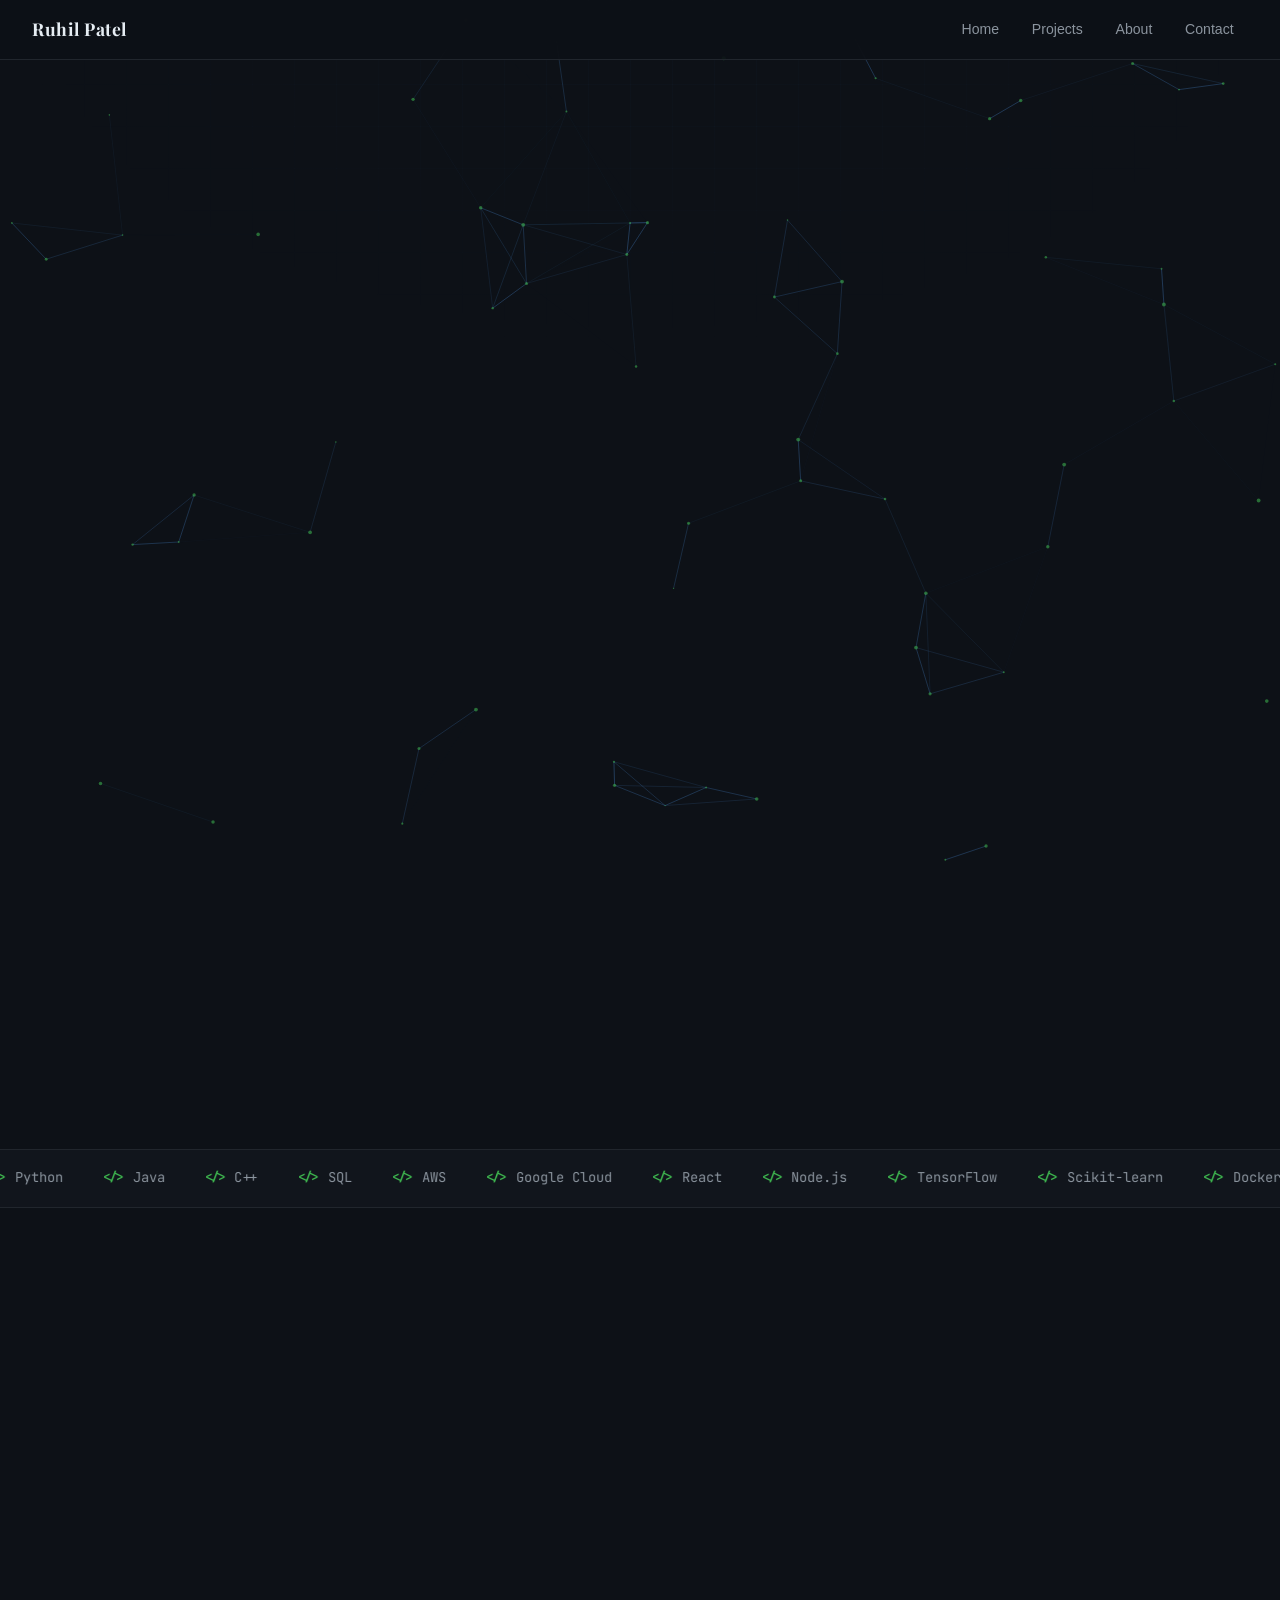
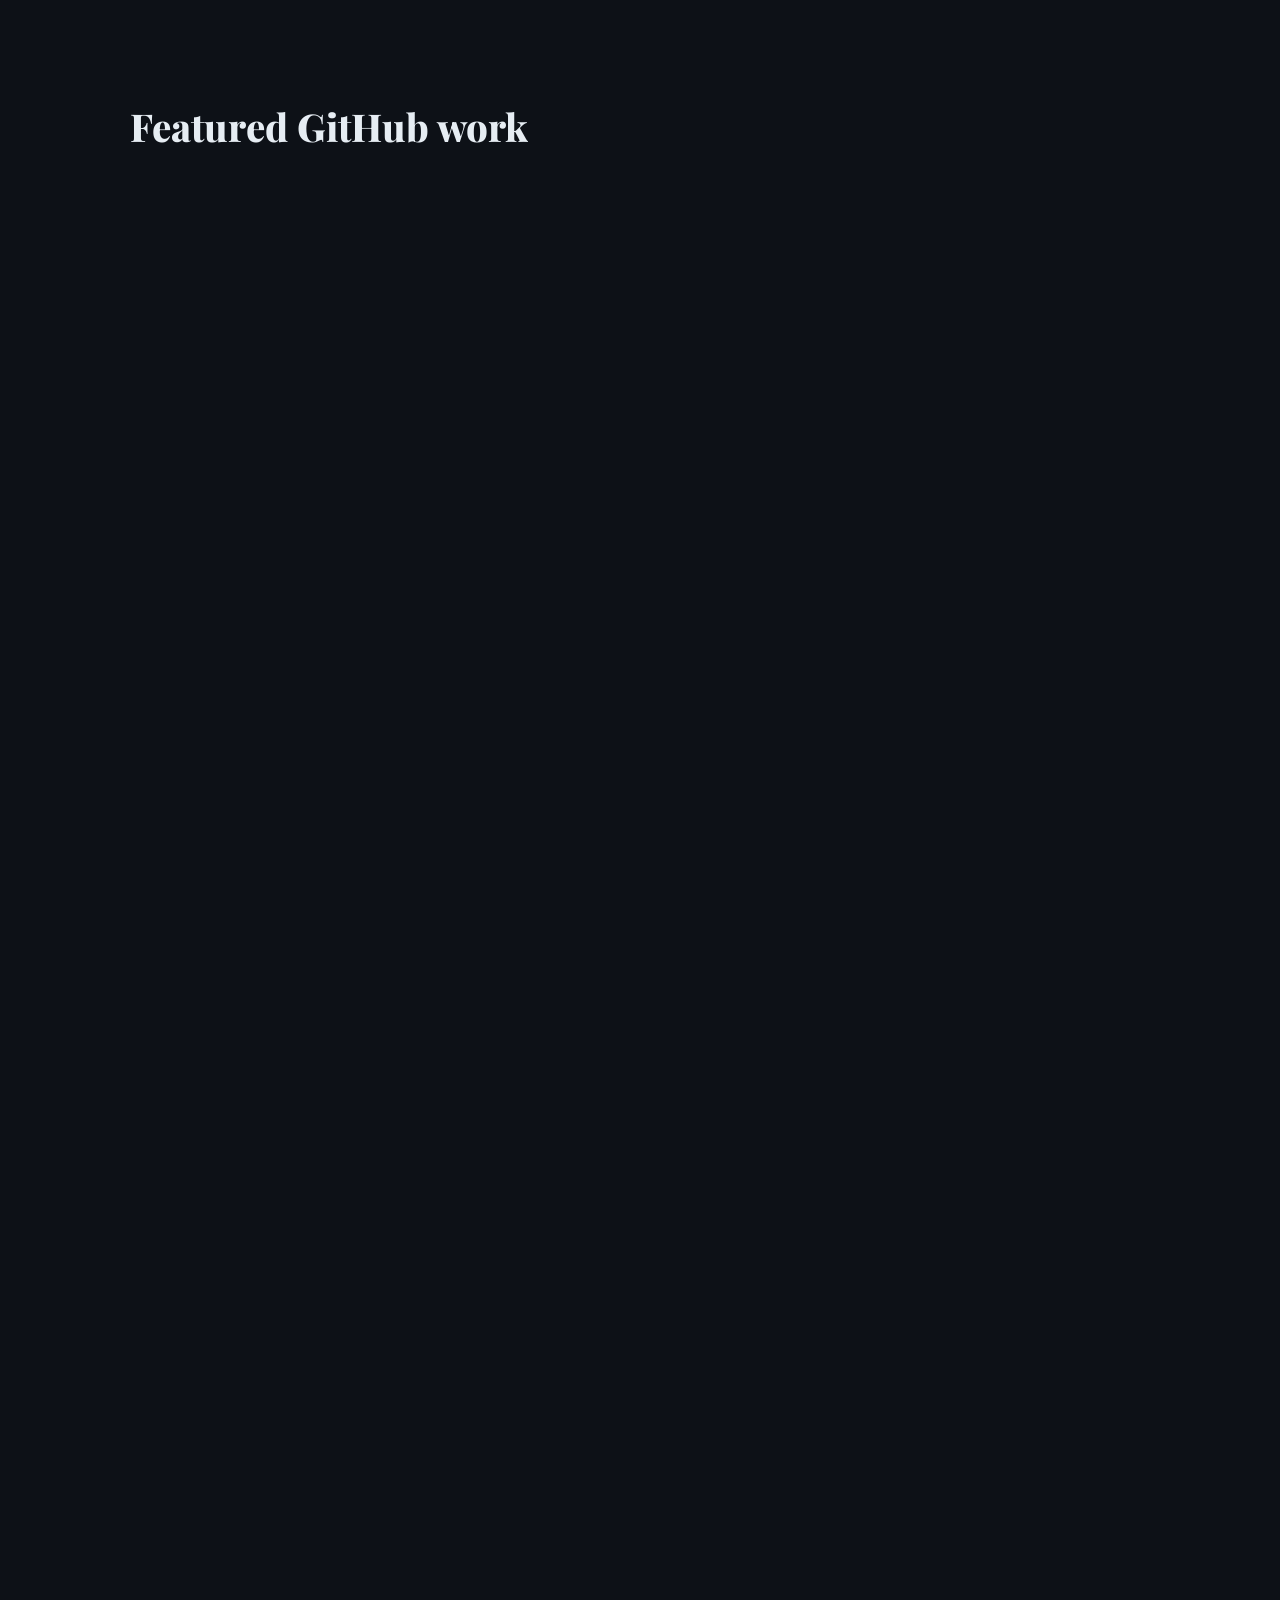
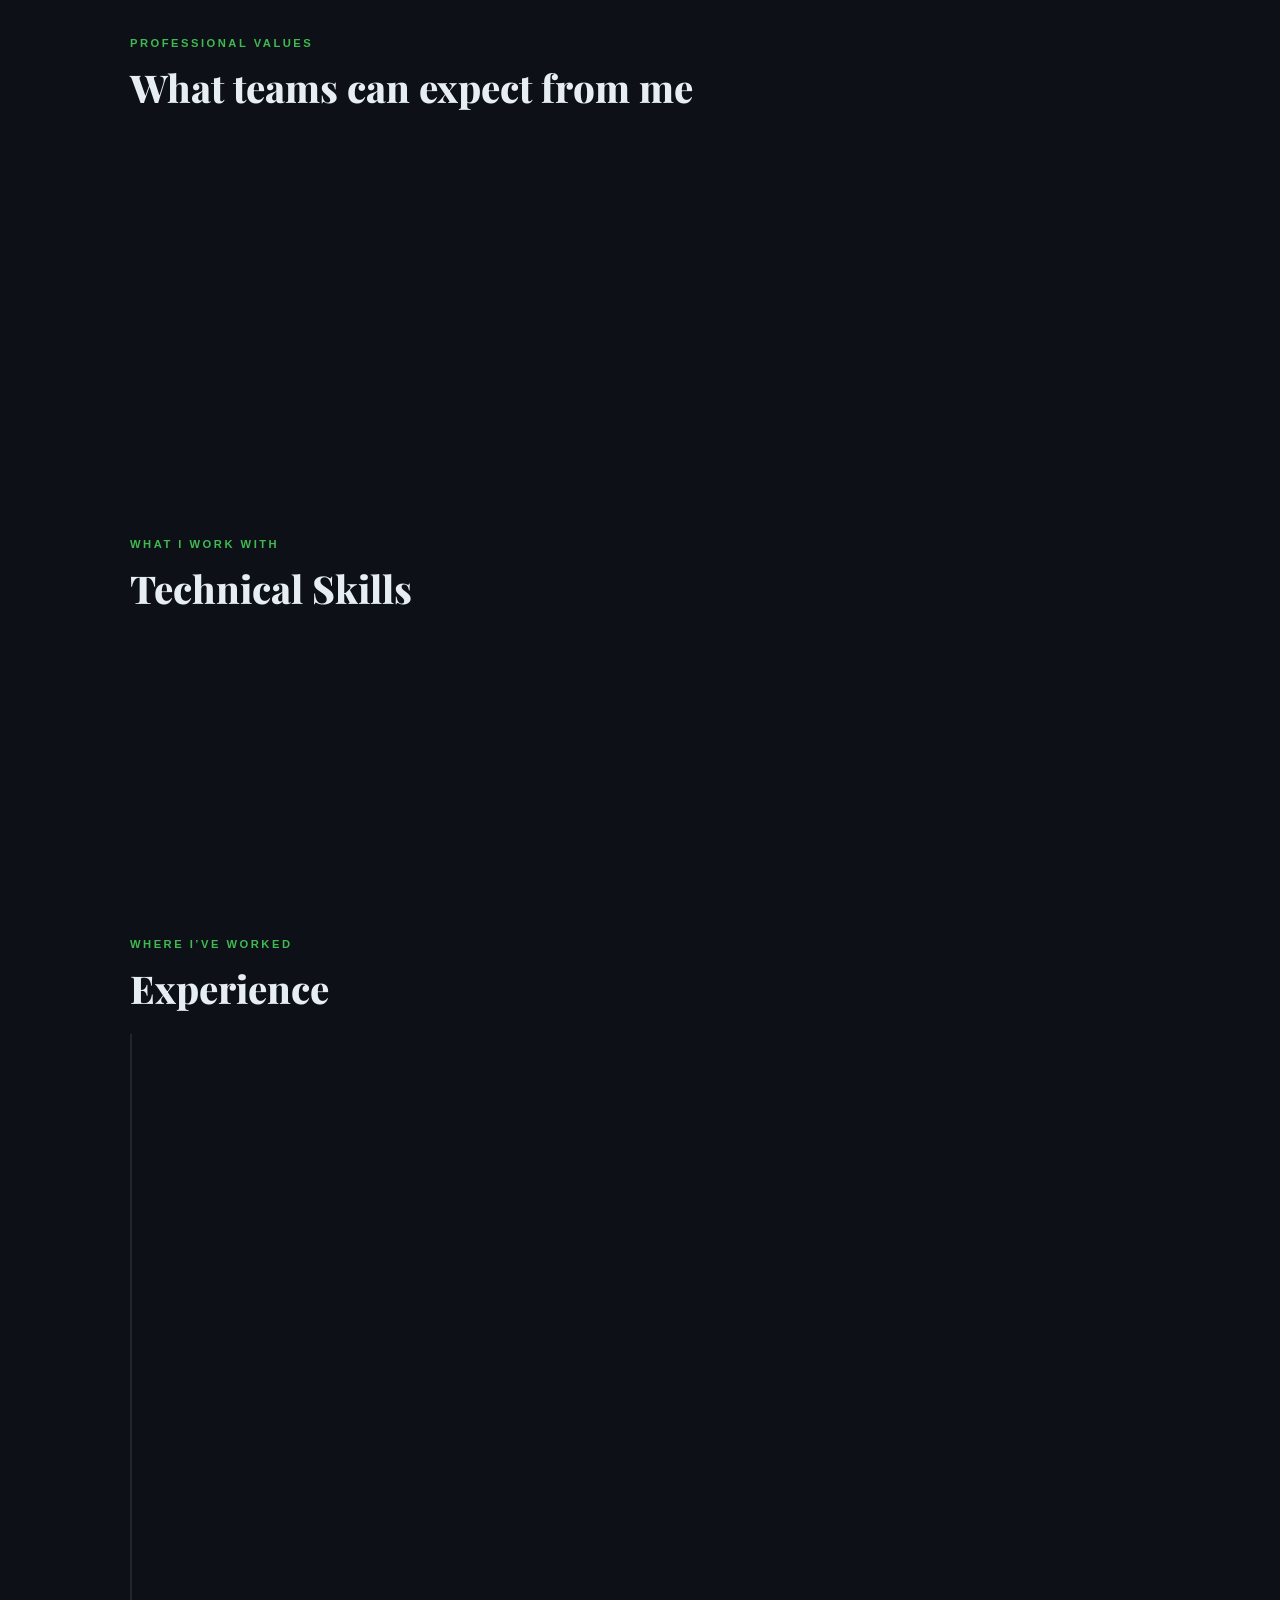
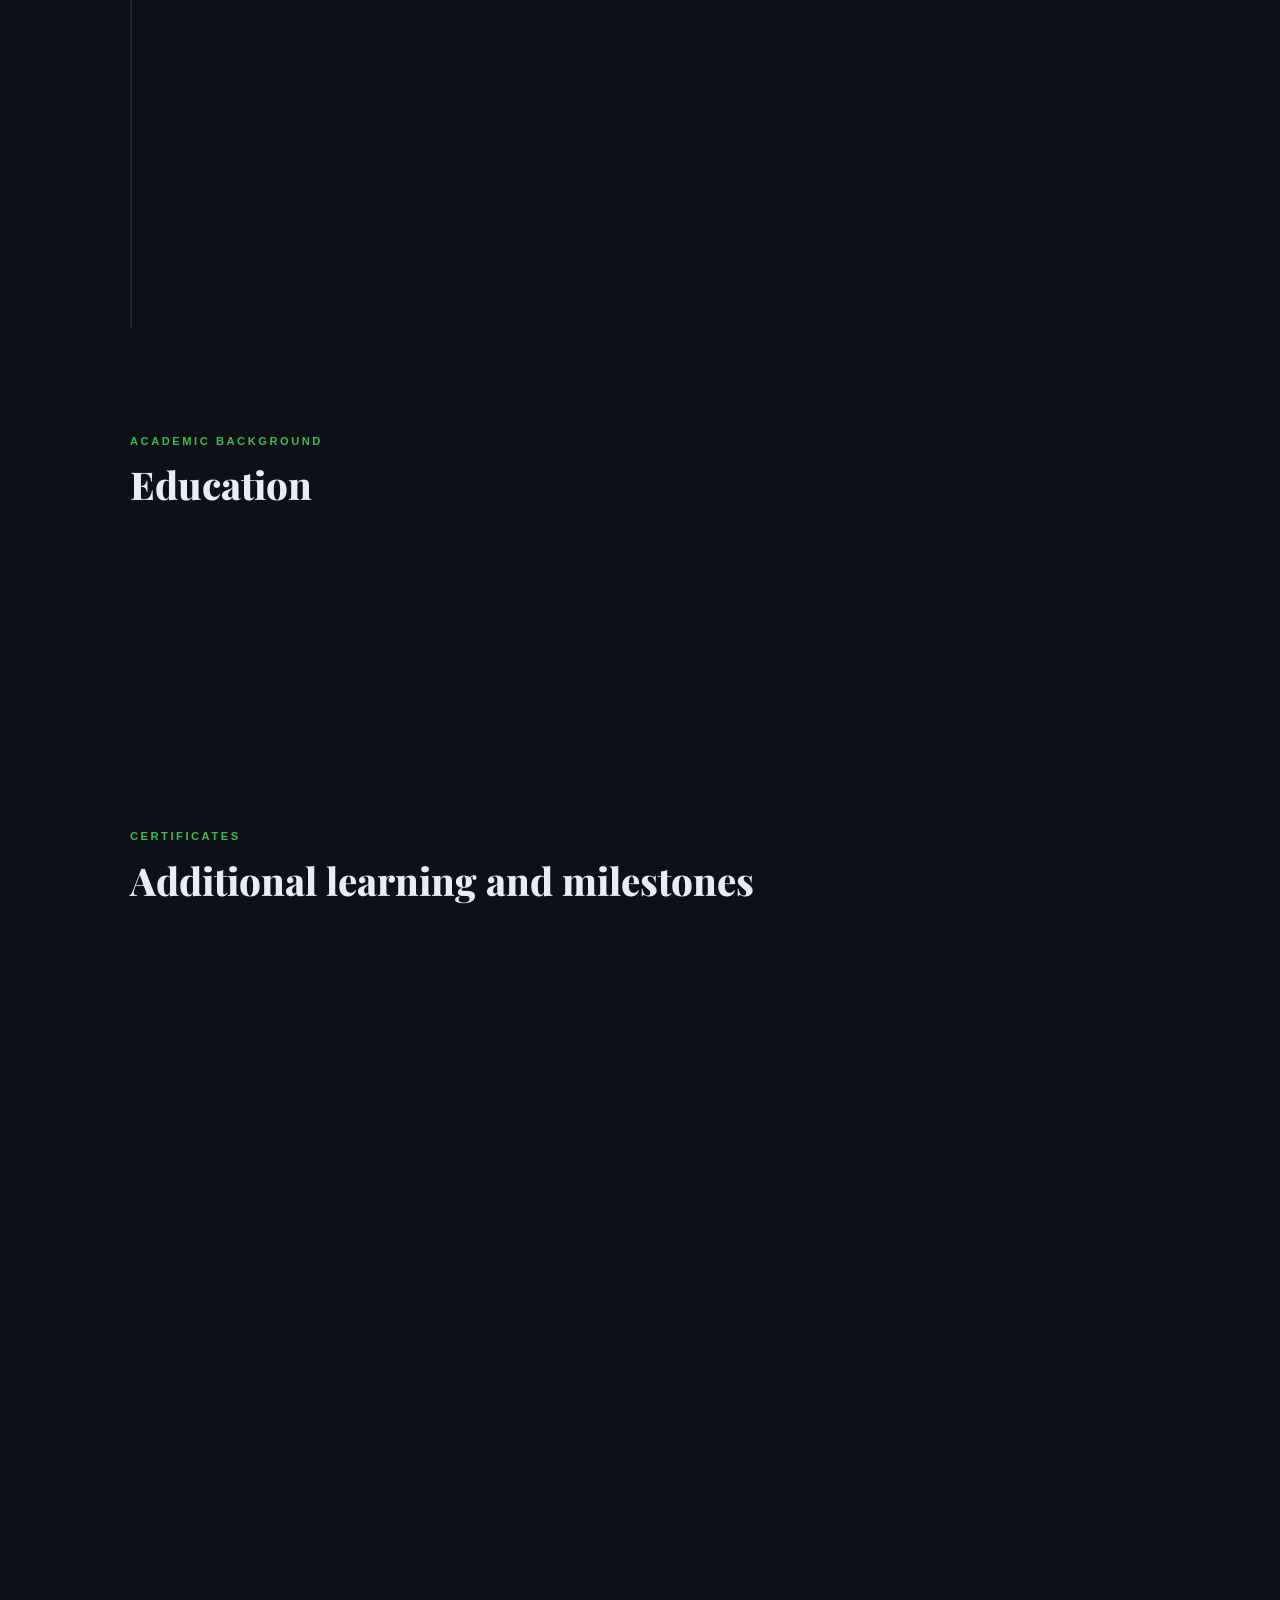
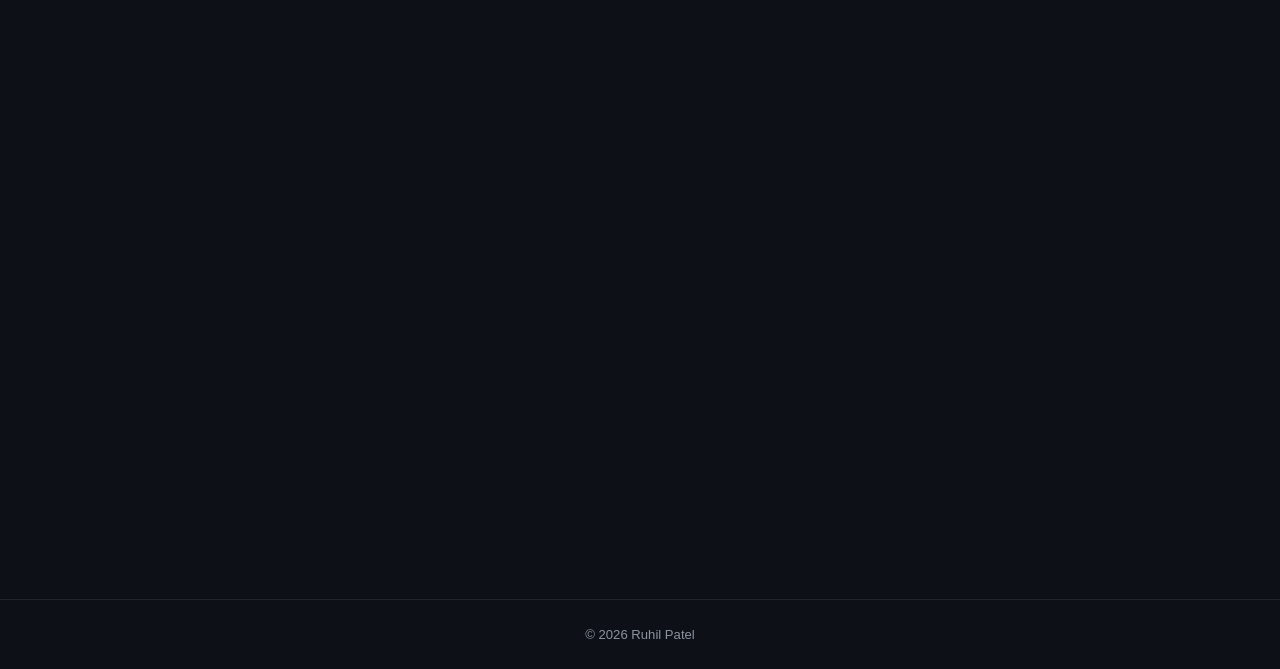
<file: about.html>
<!DOCTYPE html>
<html lang="en">
<head>
  <meta charset="UTF-8" />
  <meta http-equiv="refresh" content="0; url=index.html#about" />
  <link rel="canonical" href="https://ruhil1807.github.io/index.html#about" />
  <title>Ruhil Patel – Portfolio</title>
</head>
<body>
  <p>This page has moved. Redirecting to <a href="index.html#about">the about section</a> of the portfolio.</p>
</body>
</html>
</file>
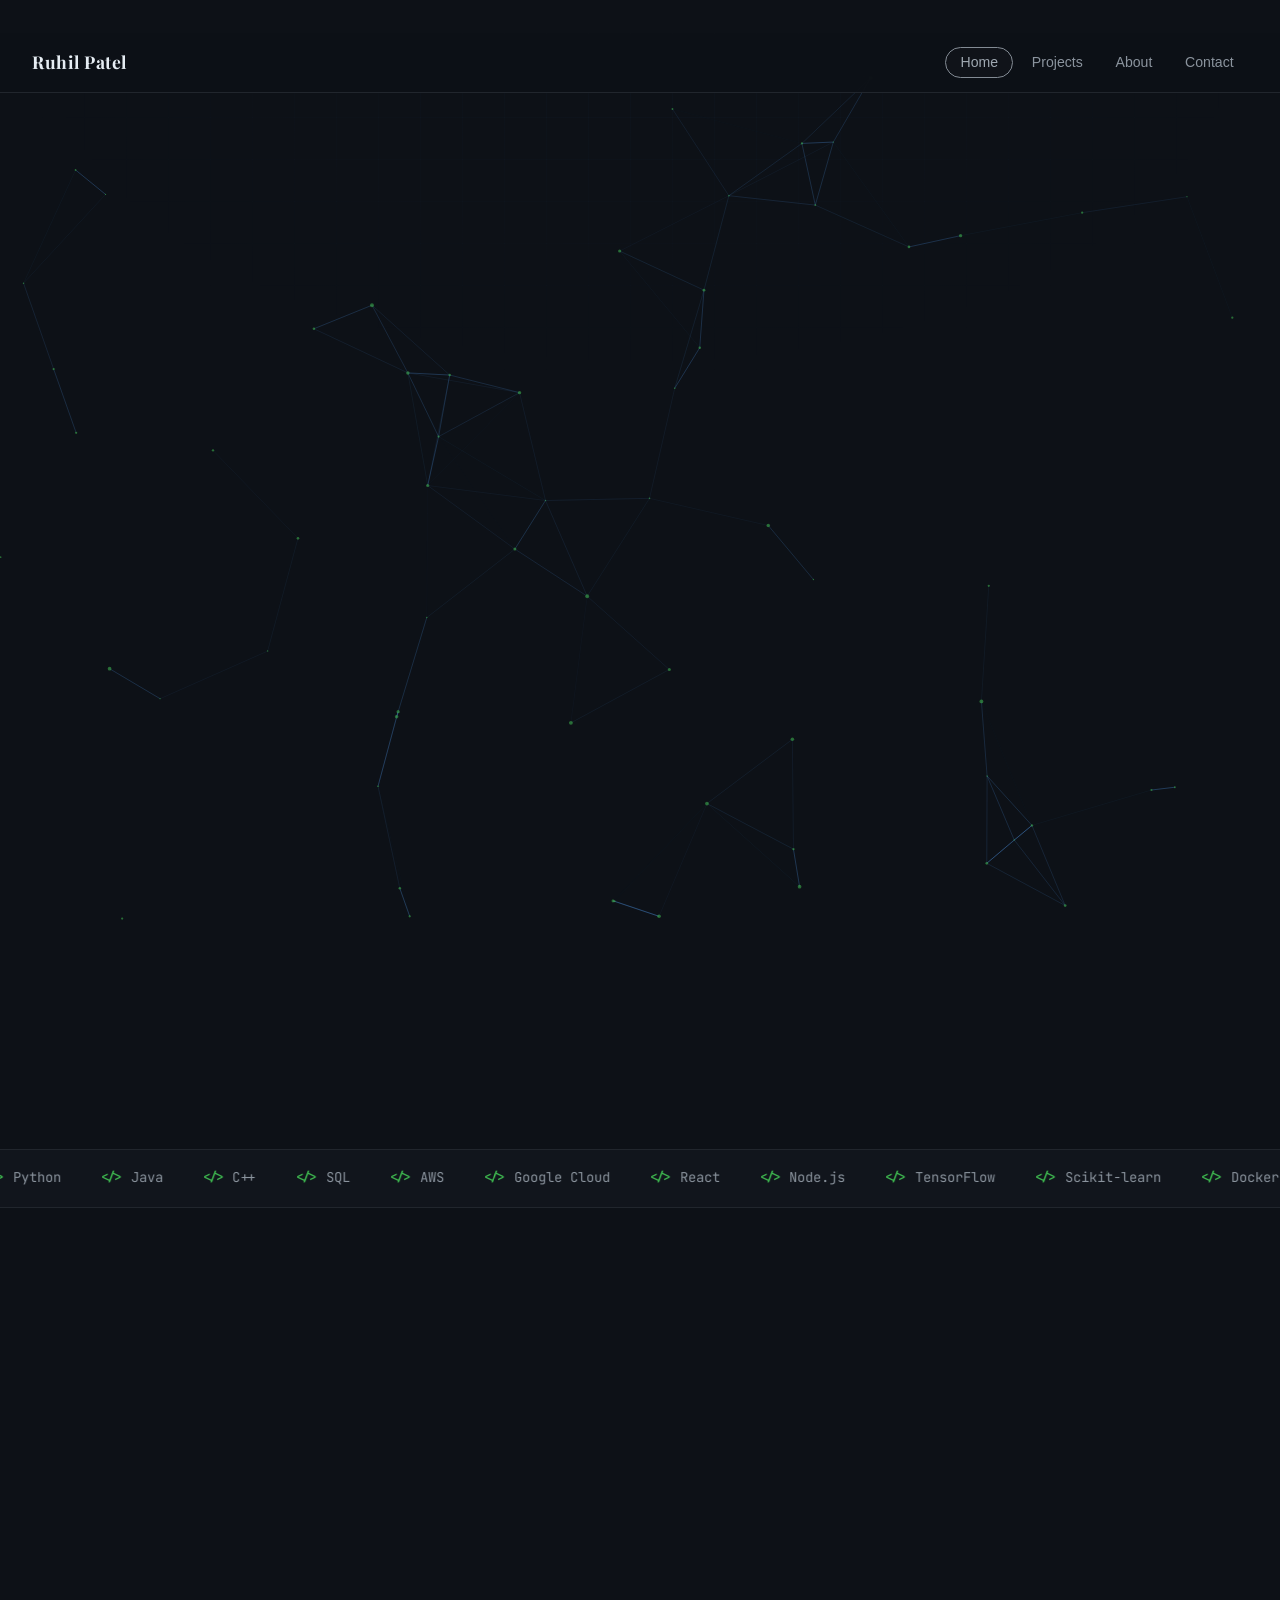
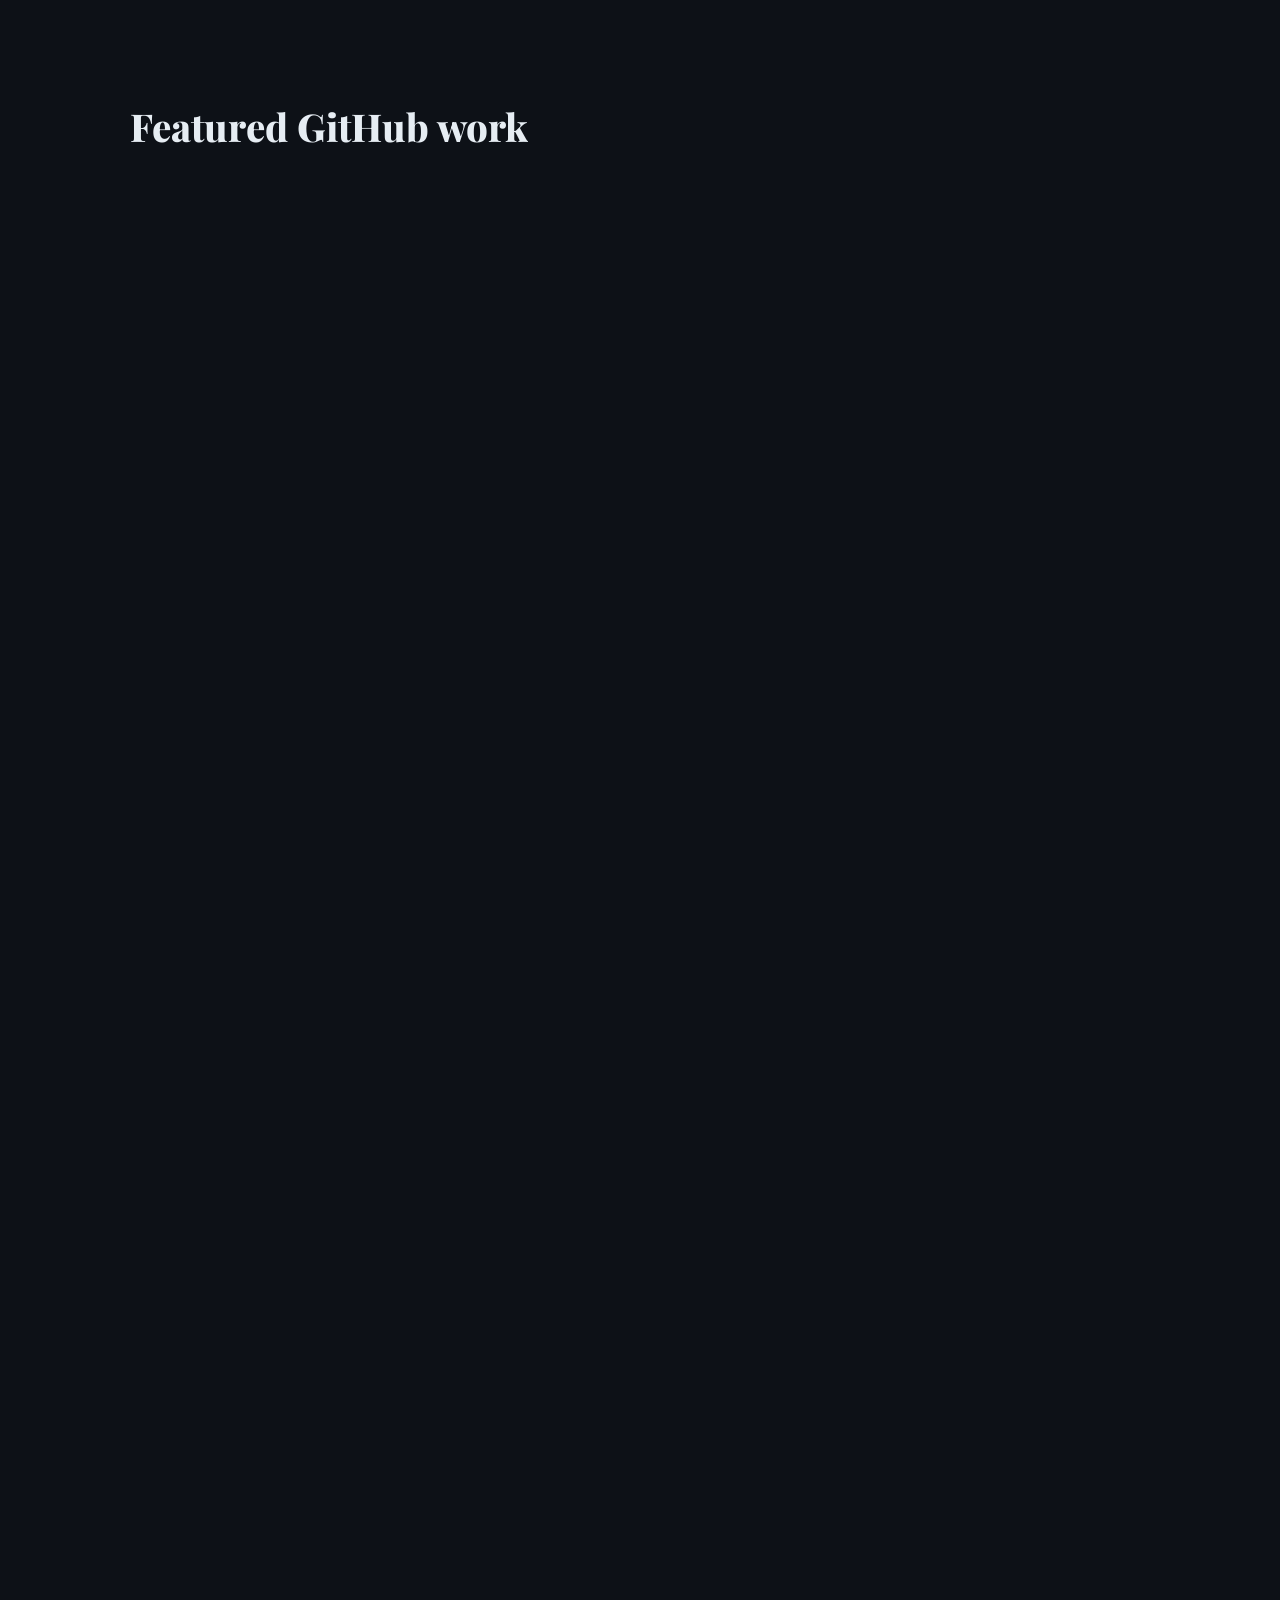
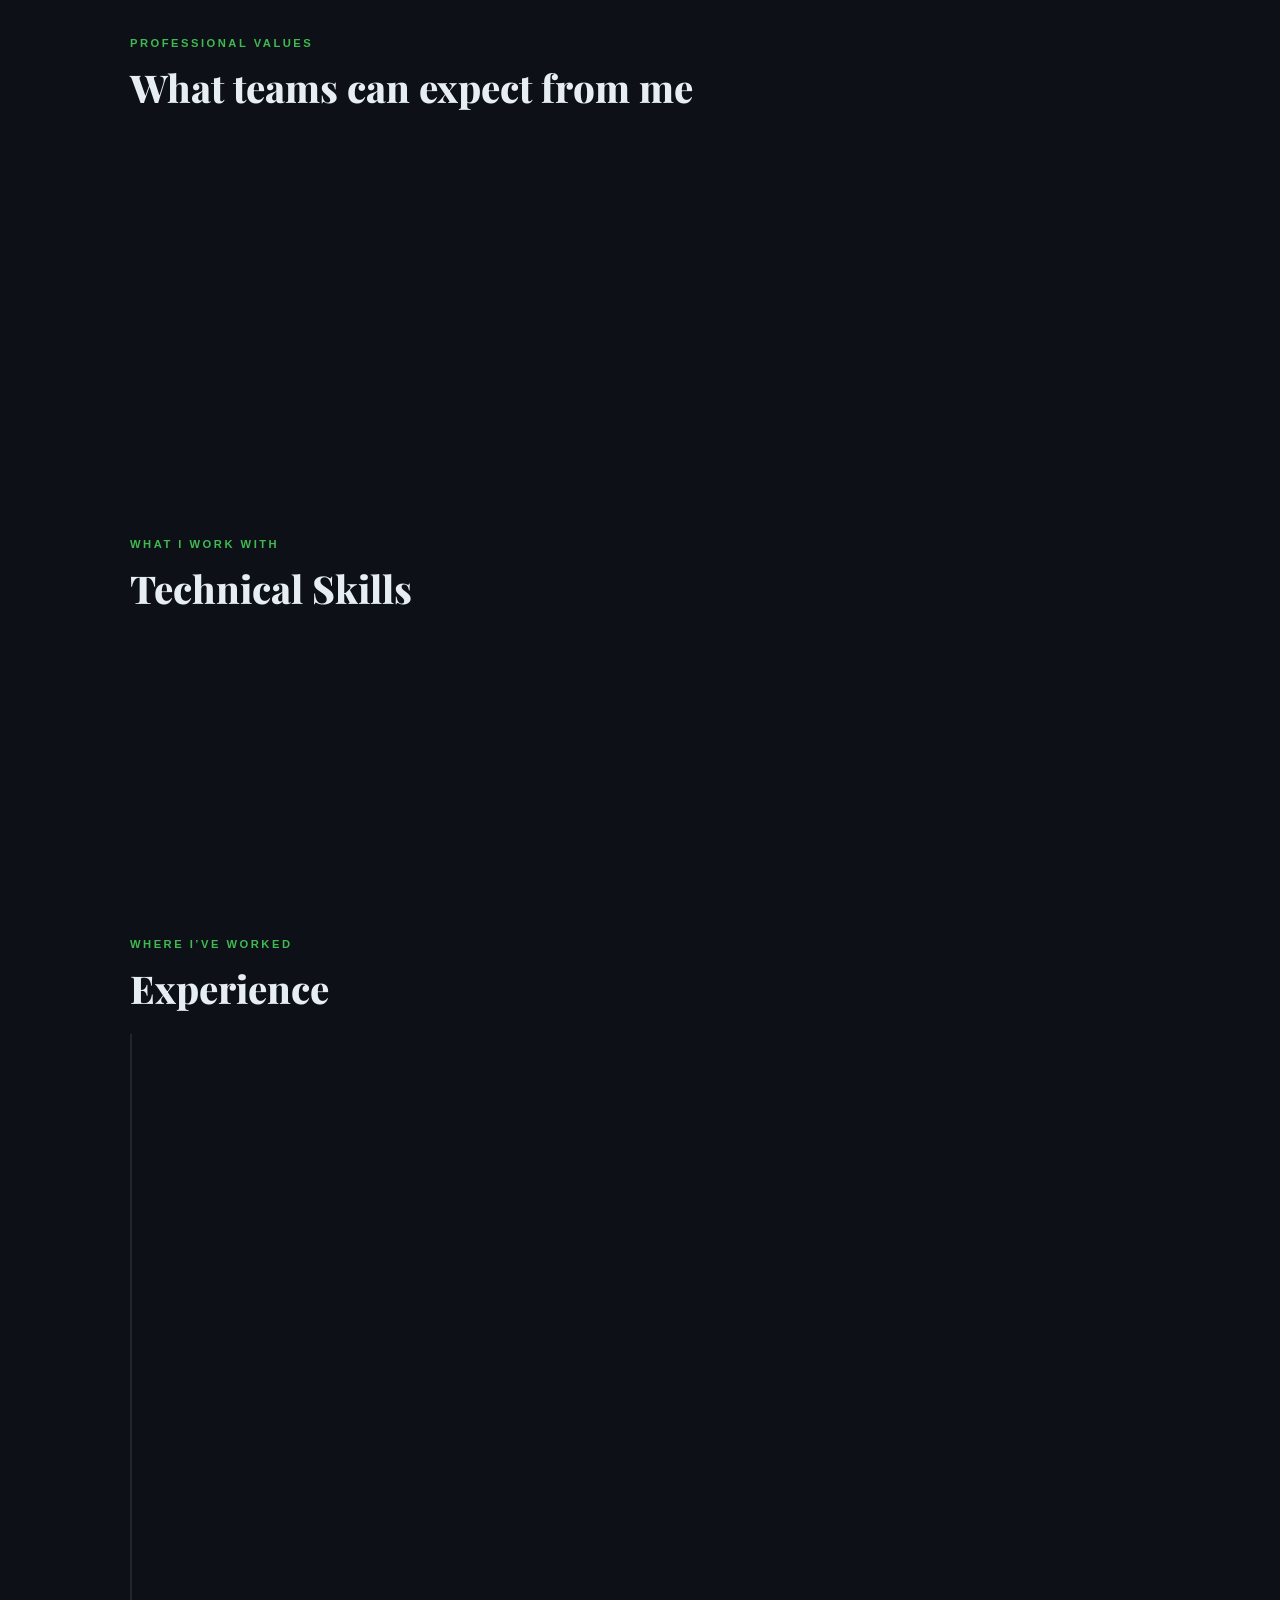
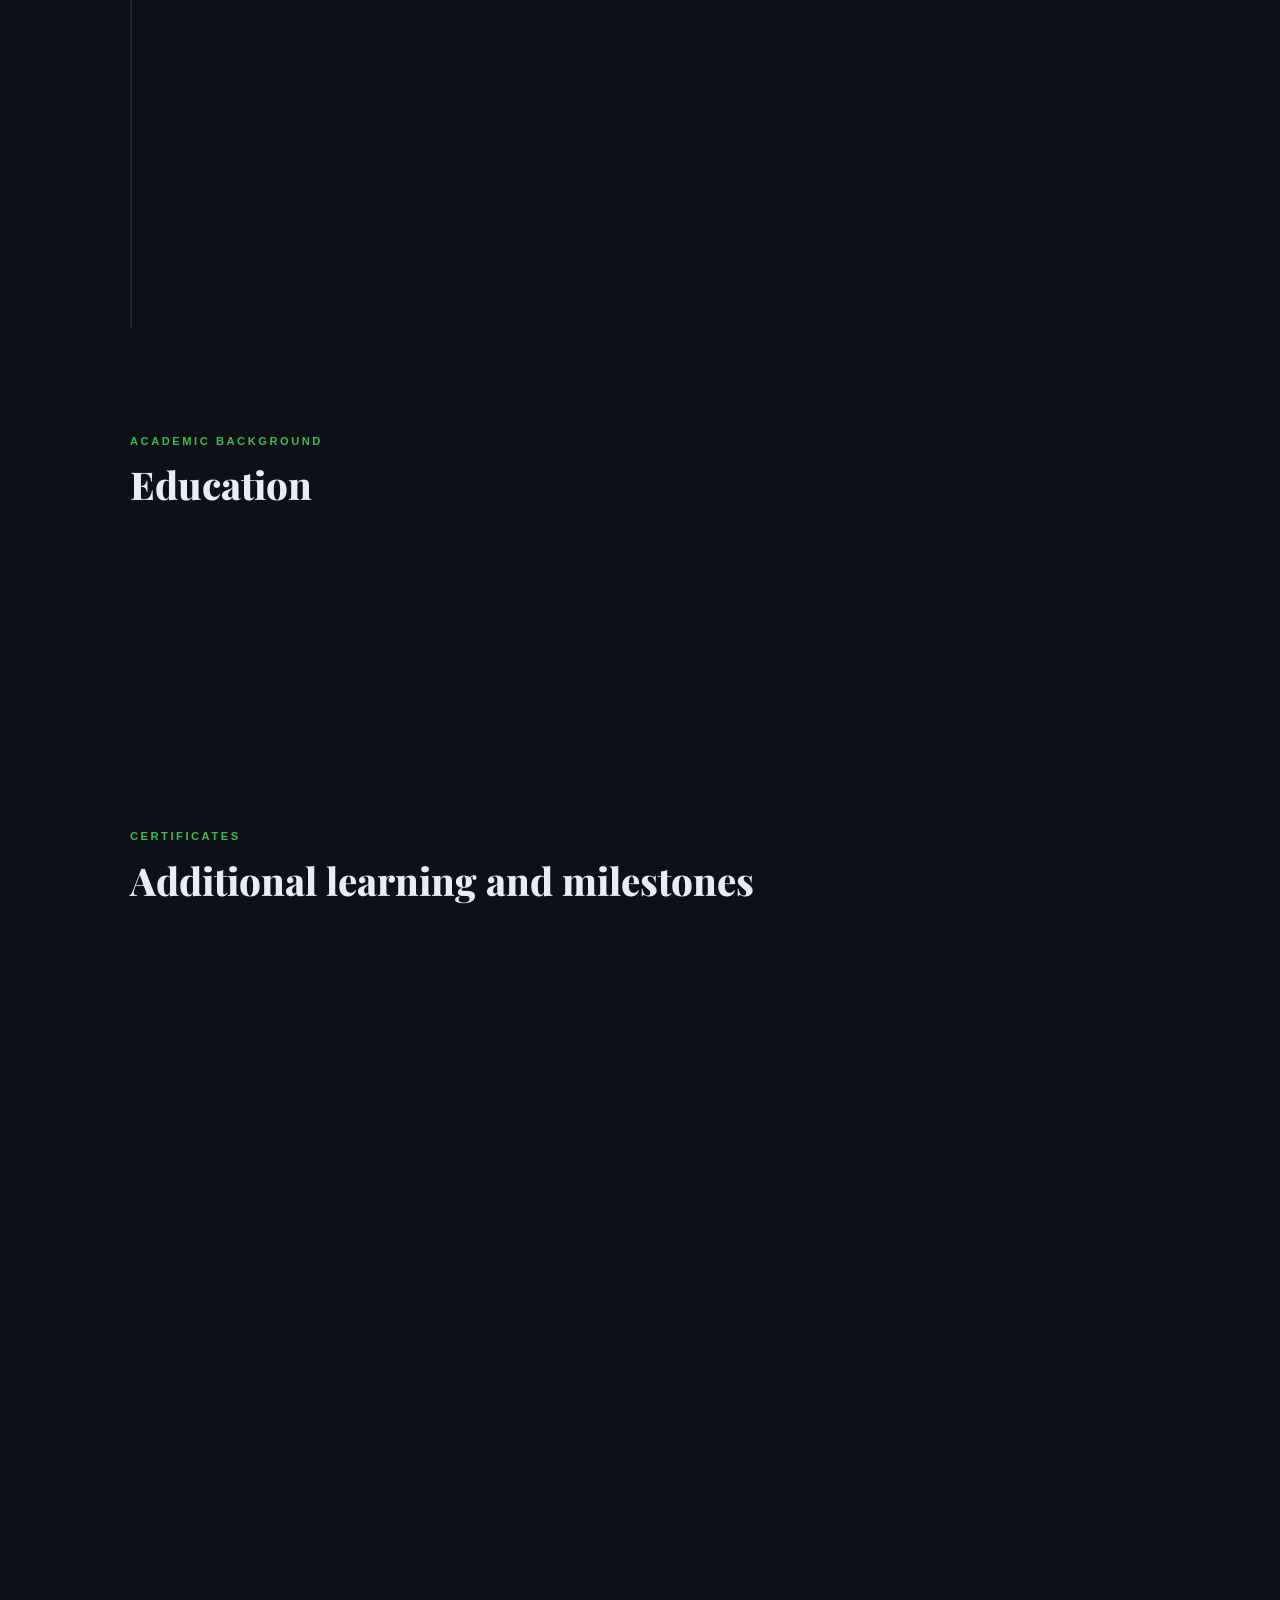
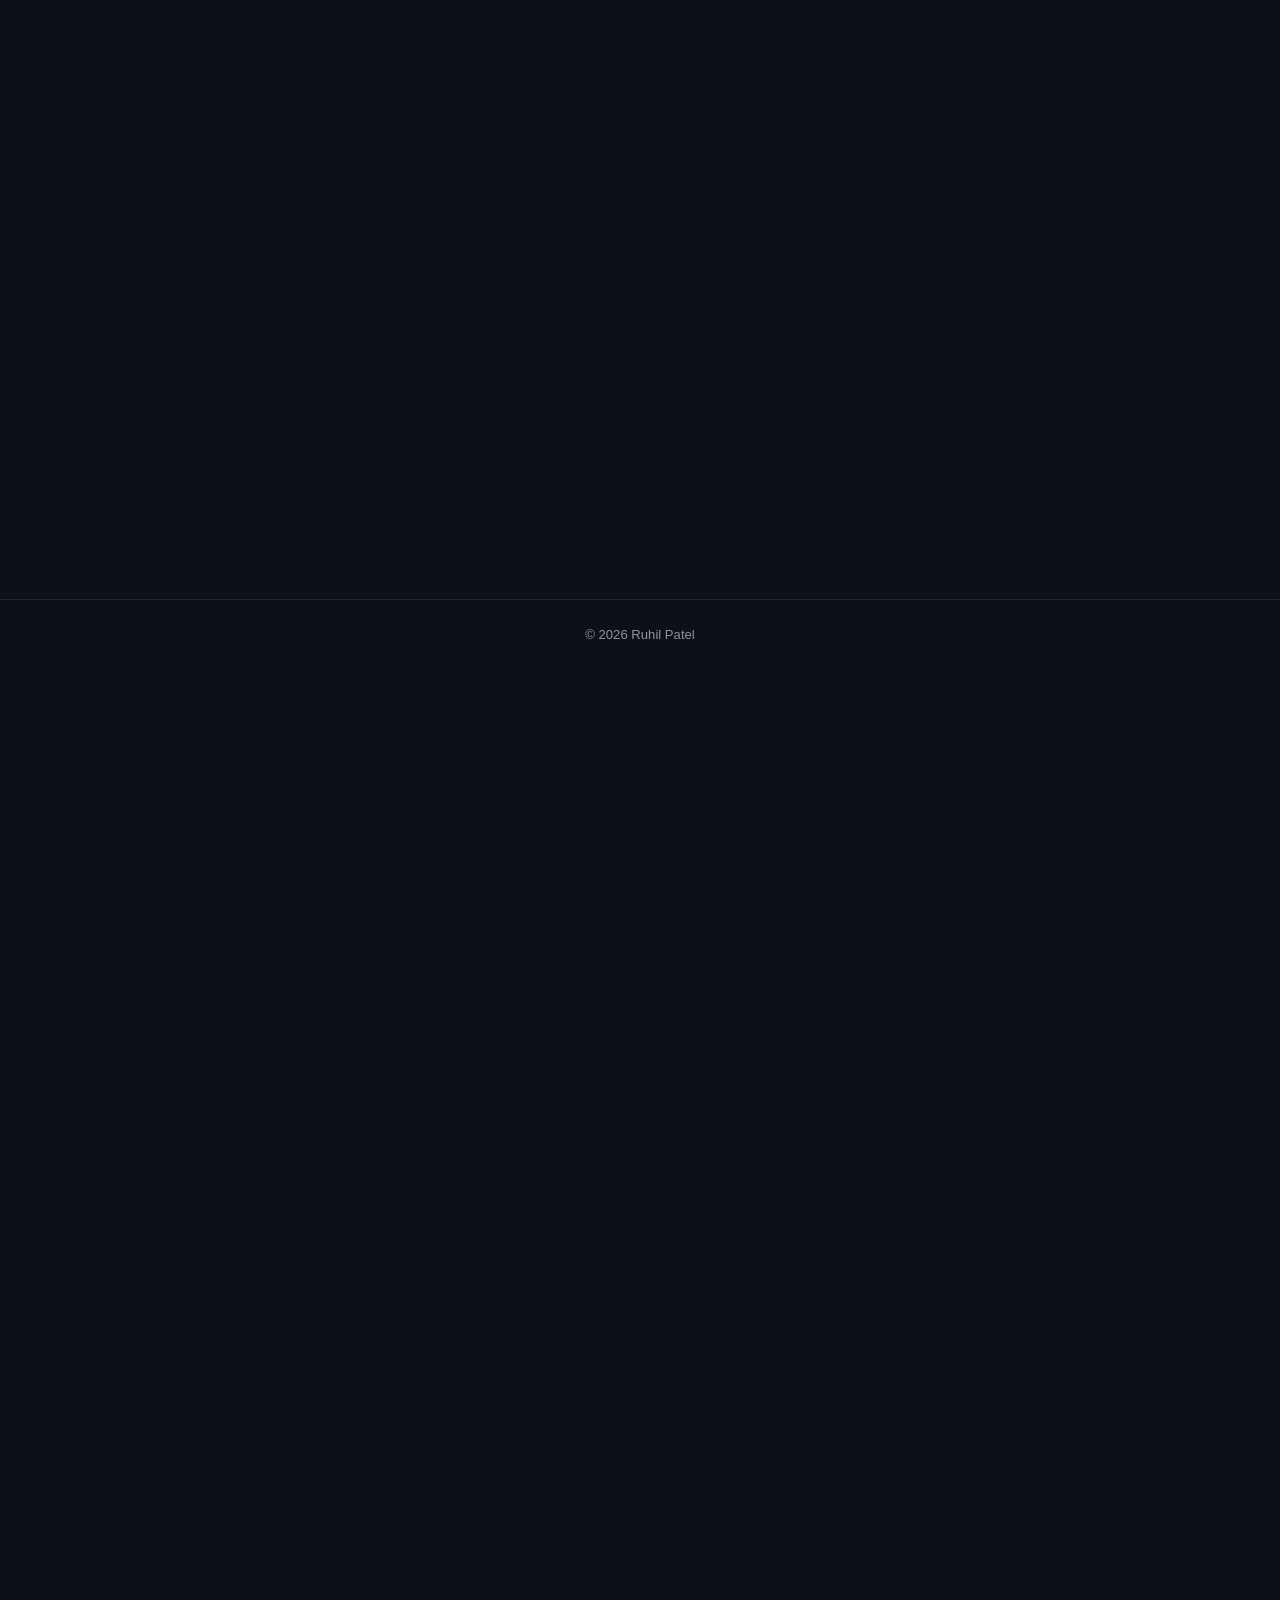
<file: contact.html>
<!DOCTYPE html>
<html lang="en">
<head>
  <meta charset="UTF-8" />
  <meta http-equiv="refresh" content="0; url=index.html#contact" />
  <link rel="canonical" href="https://ruhil1807.github.io/index.html#contact" />
  <title>Ruhil Patel – Portfolio</title>
</head>
<body>
  <p>This page has moved. Redirecting to <a href="index.html#contact">the contact section</a> of the portfolio.</p>
</body>
</html>
</file>
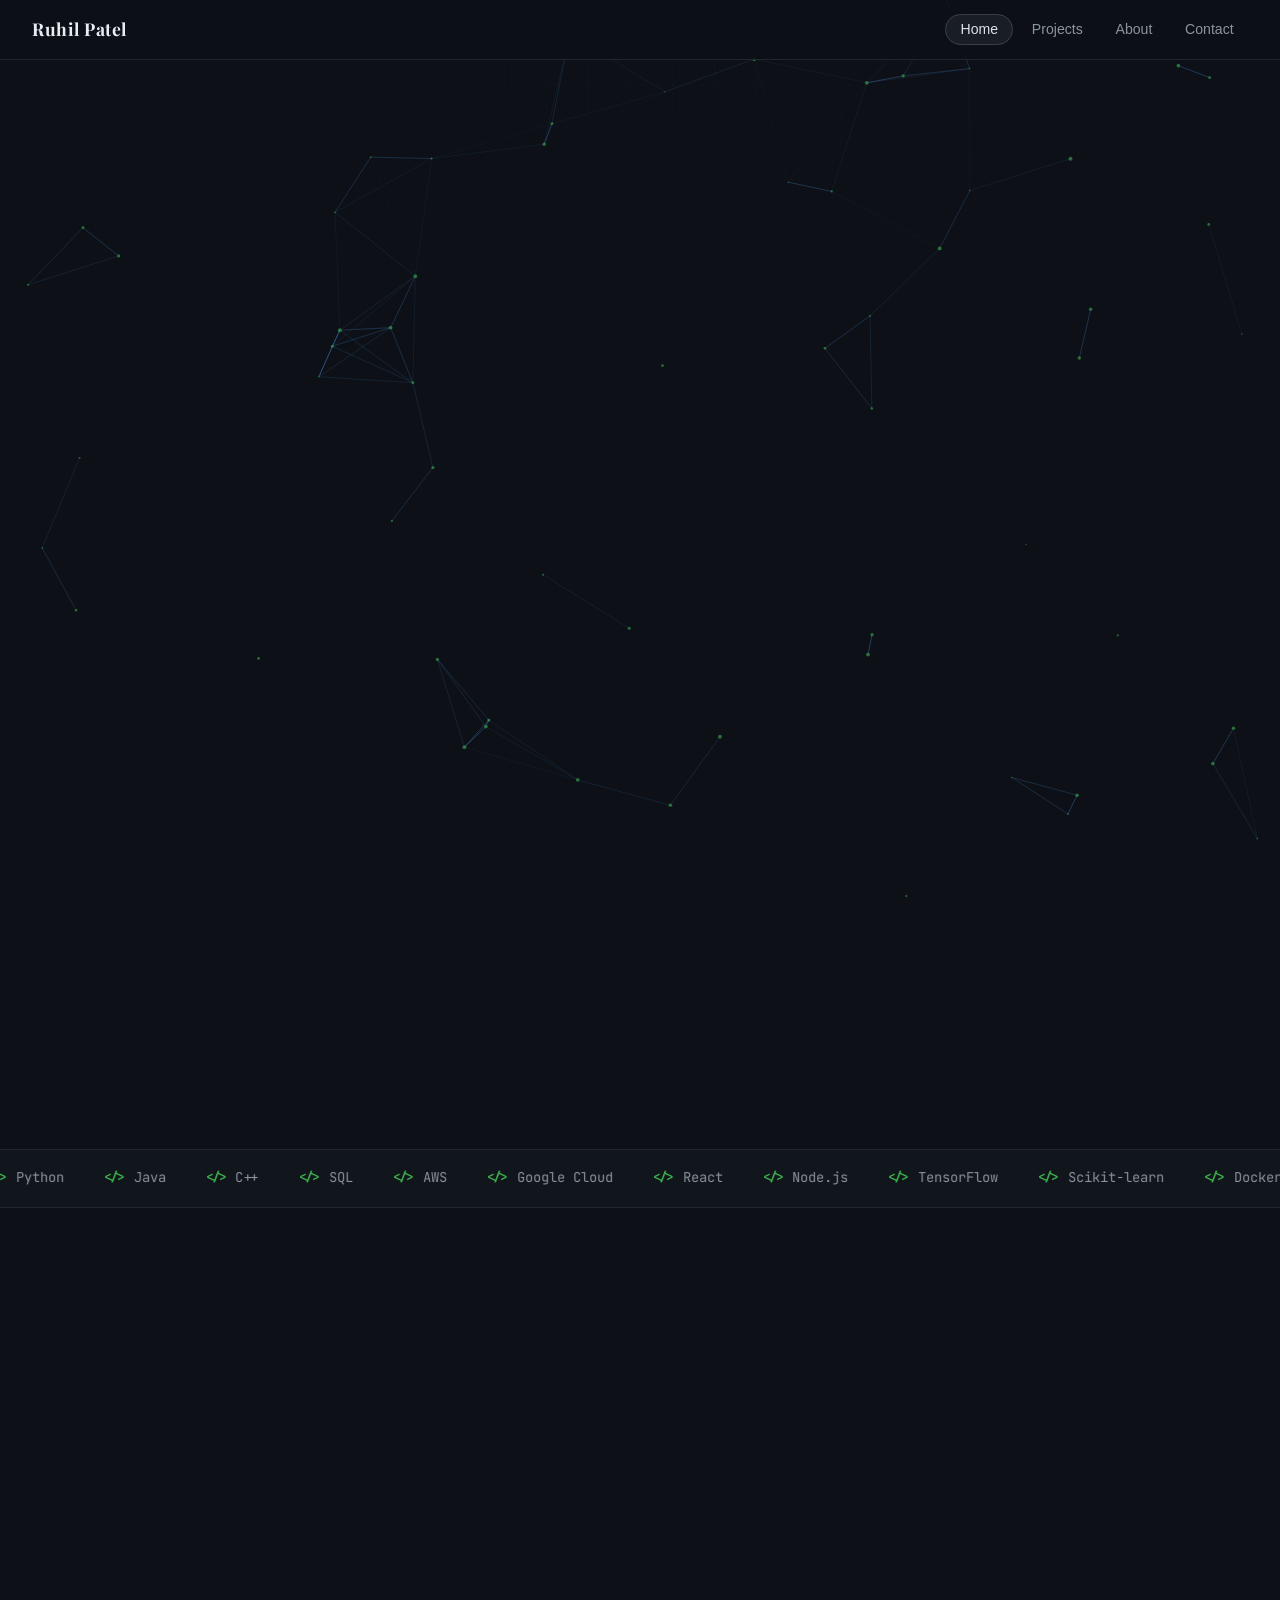
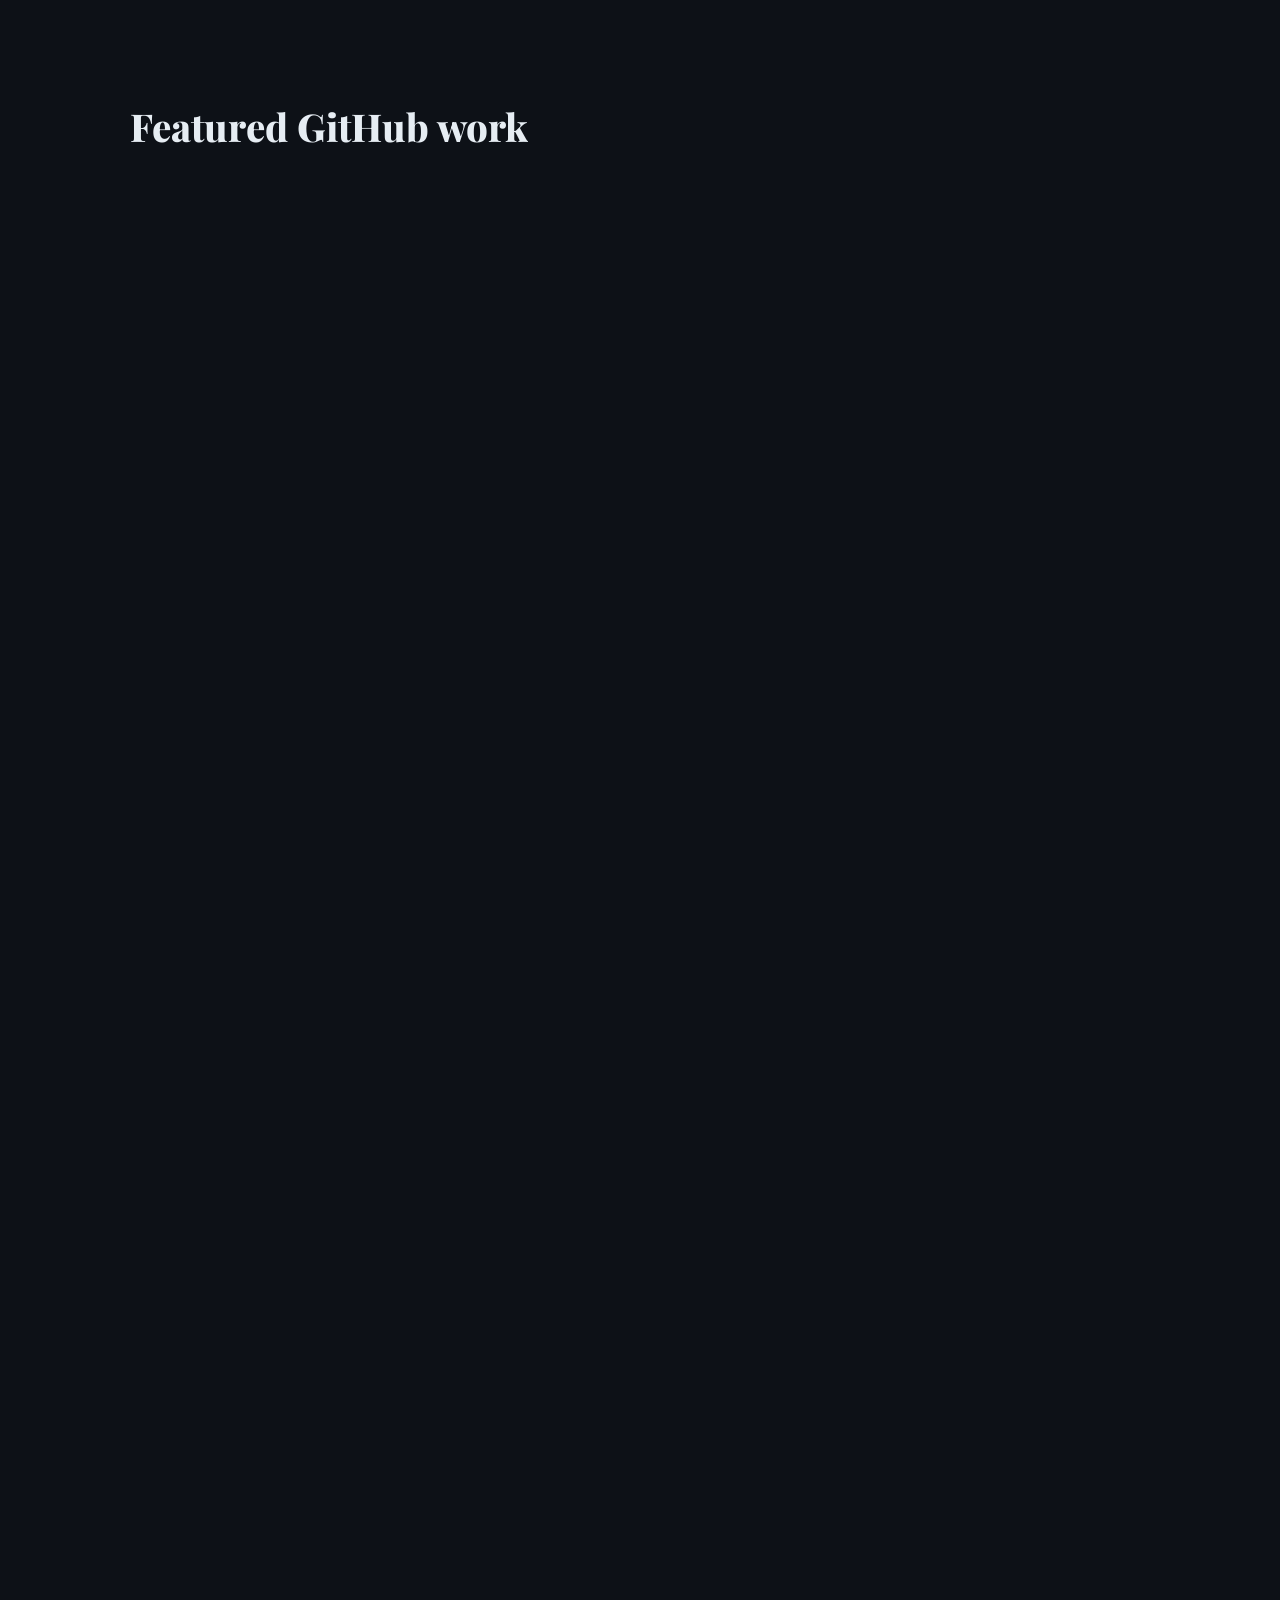
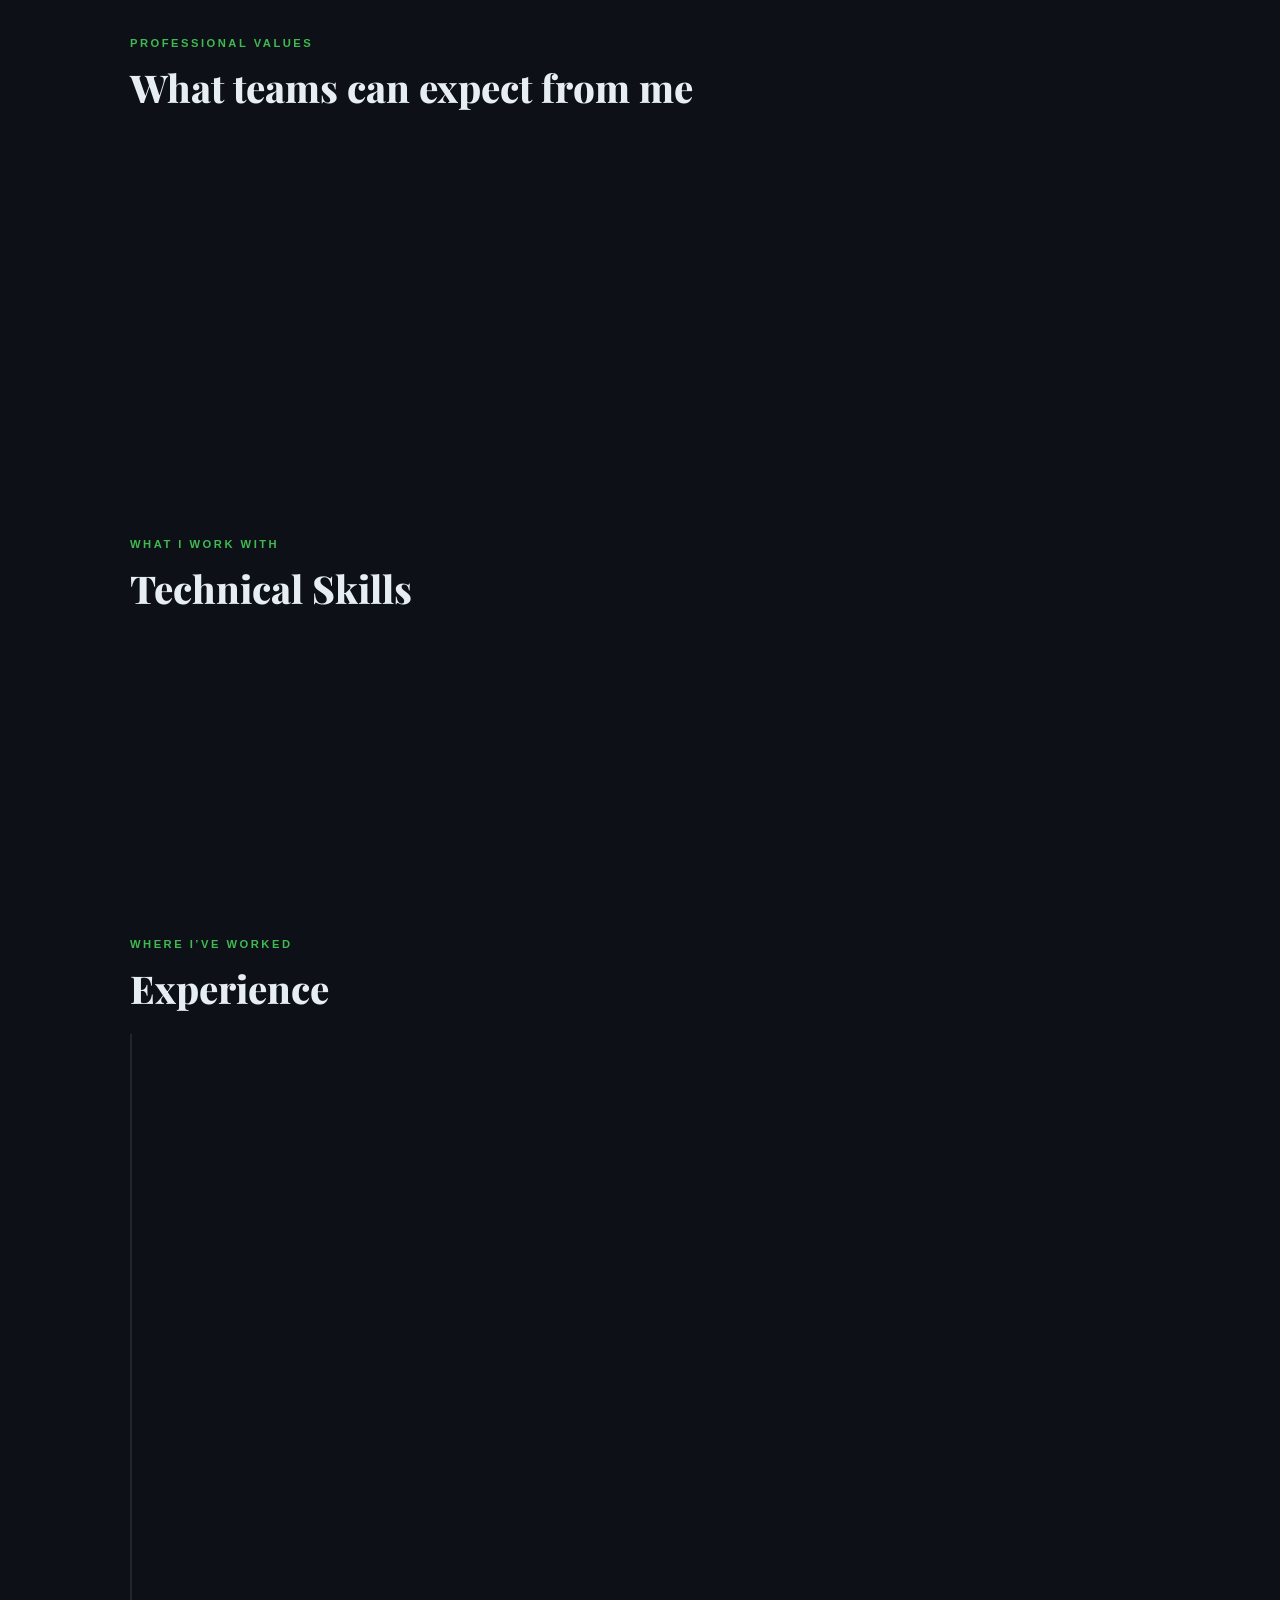
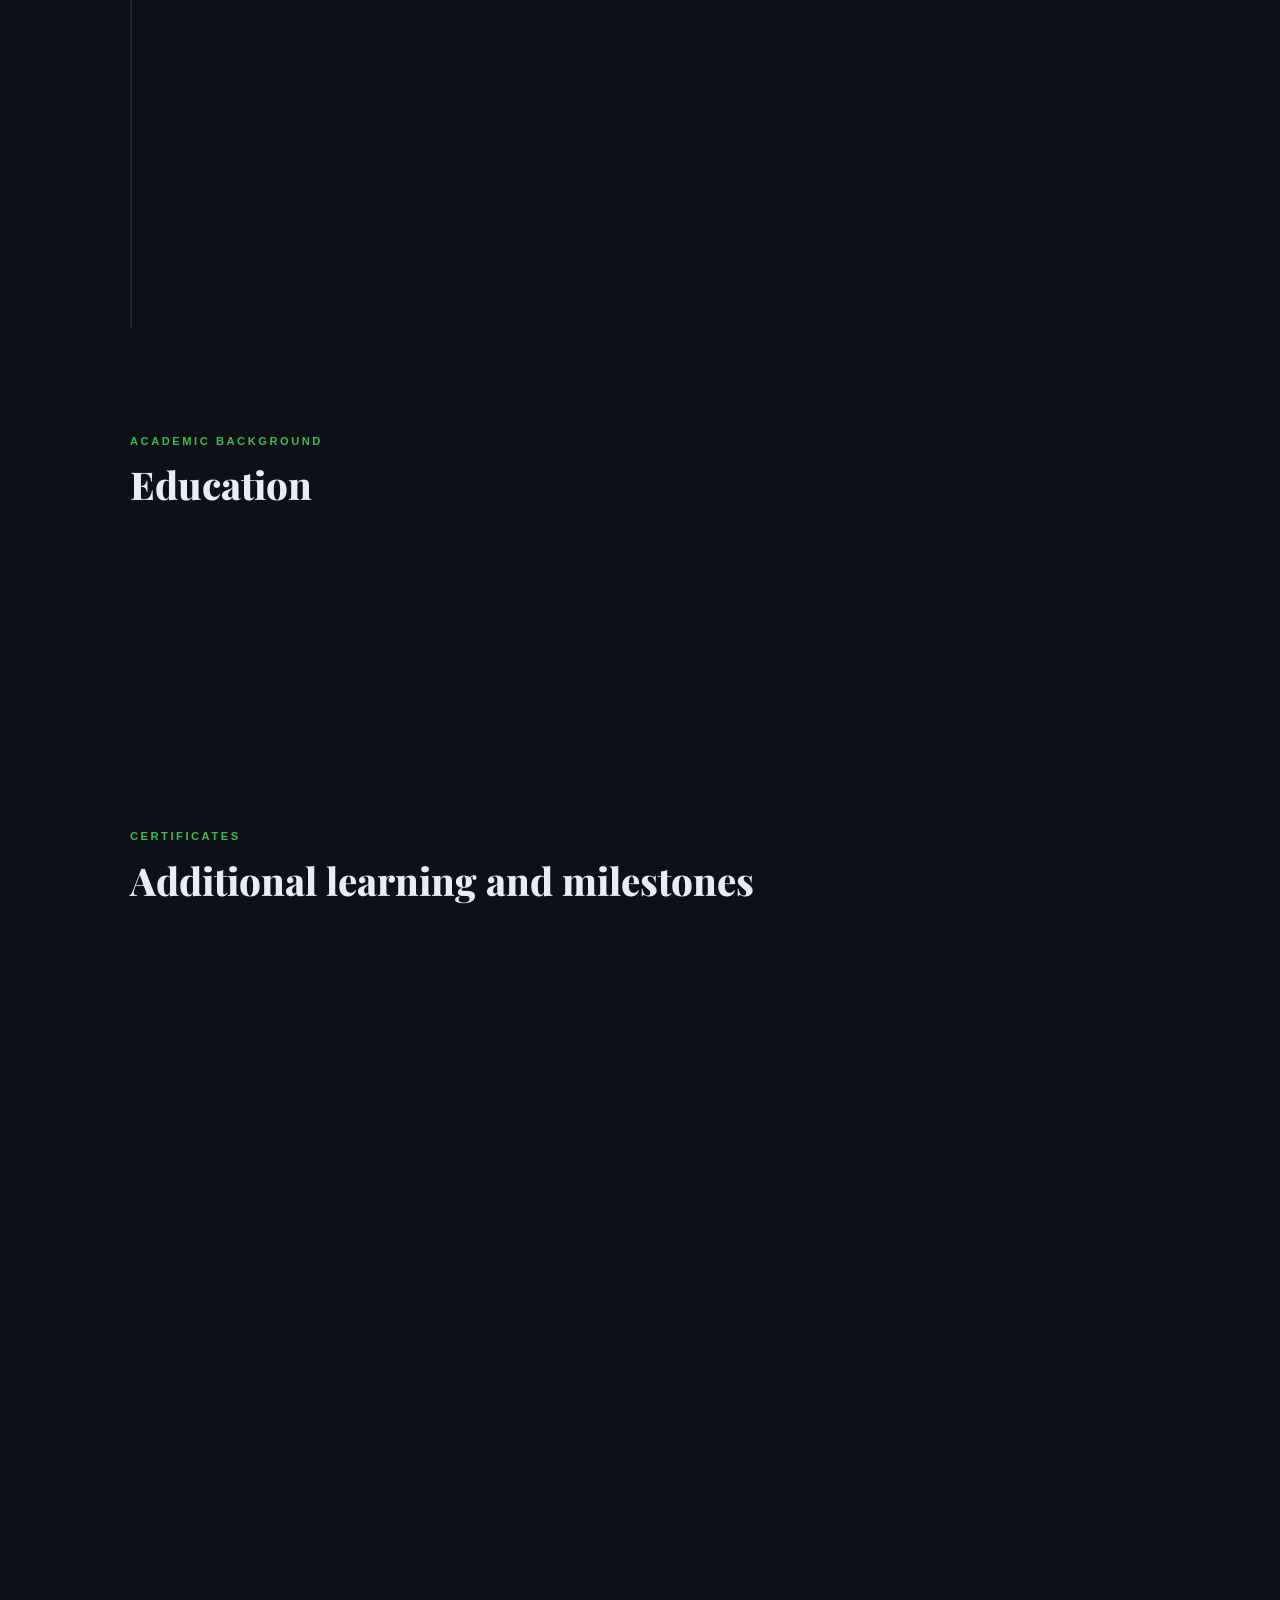
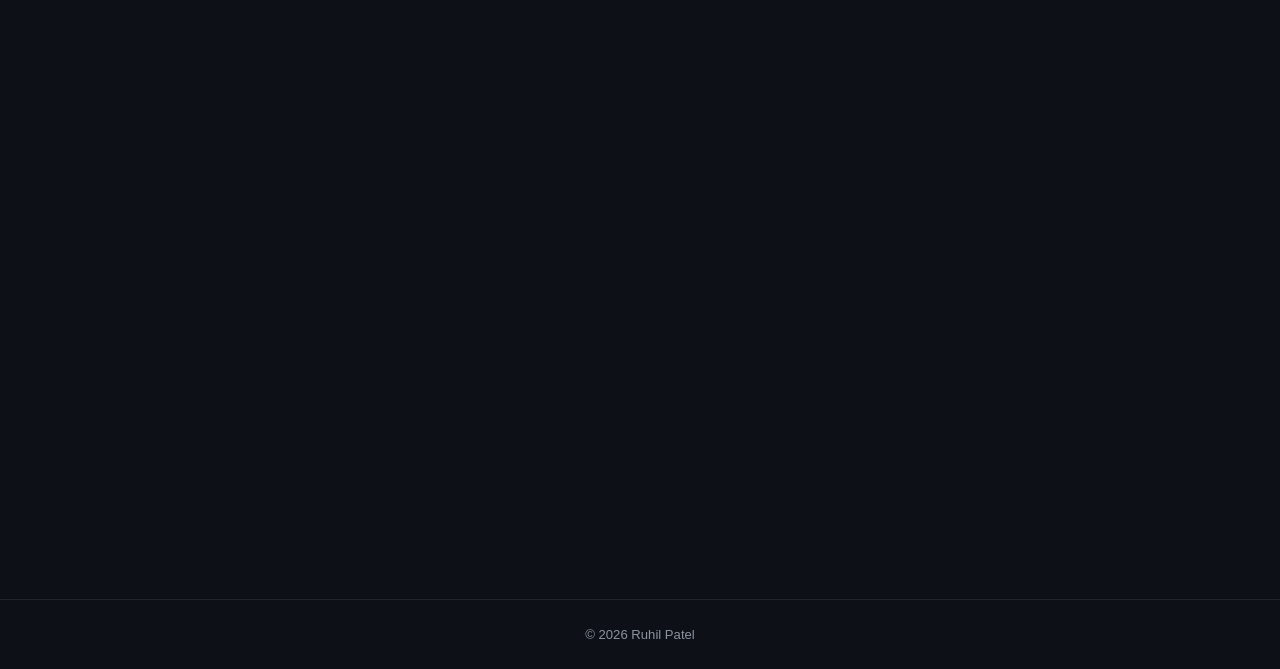
<file: projects.html>
<!DOCTYPE html>
<html lang="en">
<head>
  <meta charset="UTF-8" />
  <meta http-equiv="refresh" content="0; url=index.html#projects" />
  <link rel="canonical" href="https://ruhil1807.github.io/index.html#projects" />
  <title>Ruhil Patel – Portfolio</title>
</head>
<body>
  <p>This page has moved. Redirecting to <a href="index.html#projects">the projects section</a> of the portfolio.</p>
</body>
</html>
</file>
<file: assets/css/tech.css>
/* ============ TECH LAYER — background, terminal, marquee, glow ============ */

#tech-canvas {
  position: fixed;
  inset: 0;
  width: 100%;
  height: 100%;
  z-index: -2;
  display: block;
  background: var(--bg);
}

.circuit-overlay {
  position: fixed;
  inset: 0;
  z-index: -1;
  pointer-events: none;
  opacity: 0.5;
  background-image:
    linear-gradient(rgba(88,166,255,0.05) 1px, transparent 1px),
    linear-gradient(90deg, rgba(88,166,255,0.05) 1px, transparent 1px);
  background-size: 42px 42px;
  mask-image: radial-gradient(ellipse 70% 55% at 50% 0%, #000 0%, transparent 75%);
  -webkit-mask-image: radial-gradient(ellipse 70% 55% at 50% 0%, #000 0%, transparent 75%);
}

section[id] { scroll-margin-top: 64px; }

/* ---- terminal widget ---- */
.terminal-wrap { max-width: 1100px; margin: 0 auto; padding: 0 2.5rem 3rem; }
.terminal-card {
  background: rgba(22,27,34,0.85);
  border: 1px solid var(--border);
  border-radius: 14px;
  overflow: hidden;
  backdrop-filter: blur(8px);
  box-shadow: 0 0 0 1px rgba(88,166,255,0.03), 0 20px 40px -20px rgba(0,0,0,0.6);
}
.terminal-titlebar {
  display: flex; align-items: center; gap: 0.5rem;
  padding: 0.6rem 0.9rem;
  background: rgba(255,255,255,0.03);
  border-bottom: 1px solid var(--border);
}
.terminal-dot { width: 10px; height: 10px; border-radius: 50%; }
.terminal-dot.r { background: #ff5f56; }
.terminal-dot.y { background: #ffbd2e; }
.terminal-dot.g { background: #27c93f; }
.terminal-titlebar span { margin-left: 0.5rem; font-size: 0.75rem; color: var(--muted); font-family: 'JetBrains Mono', 'SFMono-Regular', Menlo, monospace; }
.terminal-body {
  padding: 1.4rem 1.6rem 1.6rem;
  font-family: 'JetBrains Mono', 'SFMono-Regular', Menlo, monospace;
  font-size: 0.88rem;
  line-height: 1.9;
  min-height: 148px;
}
.terminal-body .prompt { color: var(--accent2); }
.terminal-body .path { color: var(--accent); }
.terminal-line { color: var(--text); white-space: pre-wrap; word-break: break-word; }
.terminal-line .out { color: var(--muted); }
.terminal-cursor {
  display: inline-block; width: 7px; height: 1.05em; background: var(--accent2);
  vertical-align: text-bottom; margin-left: 2px;
  animation: blink 1s step-end infinite;
}
@keyframes blink { 50% { opacity: 0; } }

/* ---- tech-stack marquee ---- */
.marquee-wrap {
  border-top: 1px solid var(--border);
  border-bottom: 1px solid var(--border);
  background: rgba(22,27,34,0.5);
  padding: 1.1rem 0;
  overflow: hidden;
  margin-bottom: 2rem;
}
.marquee-track {
  display: flex;
  width: max-content;
  gap: 2.5rem;
  animation: marquee 32s linear infinite;
}
.marquee-wrap:hover .marquee-track { animation-play-state: paused; }
@keyframes marquee {
  from { transform: translateX(0); }
  to { transform: translateX(-50%); }
}
.marquee-item {
  display: flex; align-items: center; gap: 0.55rem;
  font-family: 'JetBrains Mono', 'SFMono-Regular', Menlo, monospace;
  font-size: 0.85rem; color: var(--muted);
  white-space: nowrap;
}
.marquee-item::before { content: '</>'; color: var(--accent2); font-weight: 700; font-size: 0.78rem; }

/* ---- glow utilities ---- */
.glow-hover { transition: border-color 0.2s, box-shadow 0.25s, transform 0.2s; }
.glow-hover:hover {
  box-shadow: 0 0 0 1px rgba(88,166,255,0.25), 0 0 28px -6px rgba(63,185,80,0.35);
}
.btn-primary.glow-hover:hover, .btn-secondary.glow-hover:hover { transform: translateY(-2px); }

.photo-card.glow-hover { position: relative; }
.photo-card.glow-hover::after {
  content: '';
  position: absolute; inset: 0;
  border-radius: inherit;
  box-shadow: inset 0 0 0 1px rgba(63,185,80,0.35);
  pointer-events: none;
}

/* ---- scan-line accent on hero status ---- */
.hero-status { position: relative; }

/* ---- contact section (single, focused card) ---- */
.contact-focus-wrap { max-width: 640px; margin: 0 auto; padding: 0 2.5rem 5rem; }
.contact-focus-card {
  background: var(--card); border: 1px solid var(--border);
  border-radius: 18px; padding: 2.2rem 2.2rem;
  text-align: center;
}
.contact-focus-links { display: flex; flex-direction: column; gap: 0.9rem; margin: 1.5rem 0 0.5rem; }
.contact-icon-row { flex-direction: row; justify-content: center; align-items: center; gap: 1.5rem; }
.contact-icon-btn {
  display: flex; align-items: center; justify-content: center;
  width: 64px; height: 64px;
  border-radius: 50%;
  background: rgba(255,255,255,0.05);
  border: 1px solid var(--border);
  text-decoration: none;
  transition: transform 0.15s, border-color 0.2s, background 0.2s;
}
.contact-icon-btn svg { width: 28px; height: 28px; flex-shrink: 0; }
.contact-icon-btn:hover { transform: translateY(-3px); border-color: rgba(88,166,255,0.4); background: rgba(255,255,255,0.08); }

@media (max-width: 600px) {
  .terminal-wrap { padding: 0 1.2rem 2.2rem; }
  .contact-focus-wrap { padding: 0 1.2rem 3.5rem; }
  .circuit-overlay { background-size: 30px 30px; }
}
</file>
